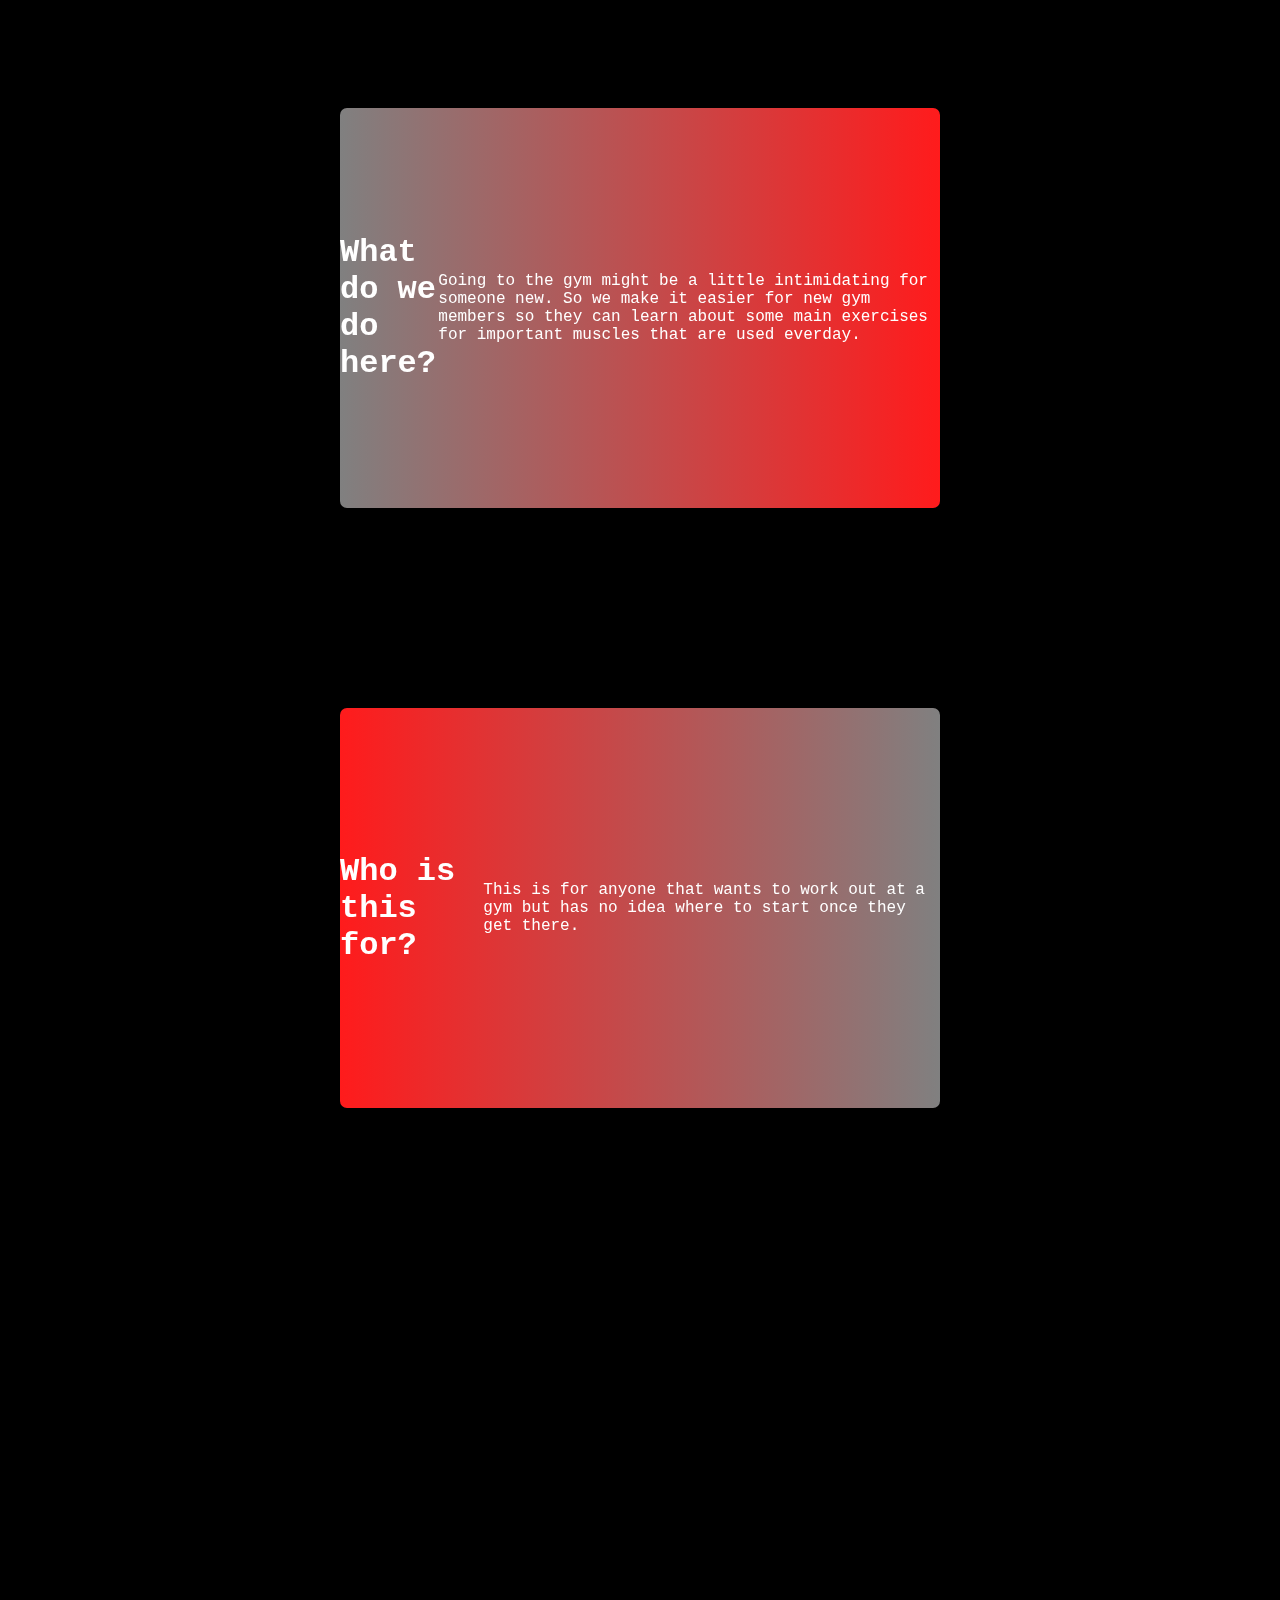
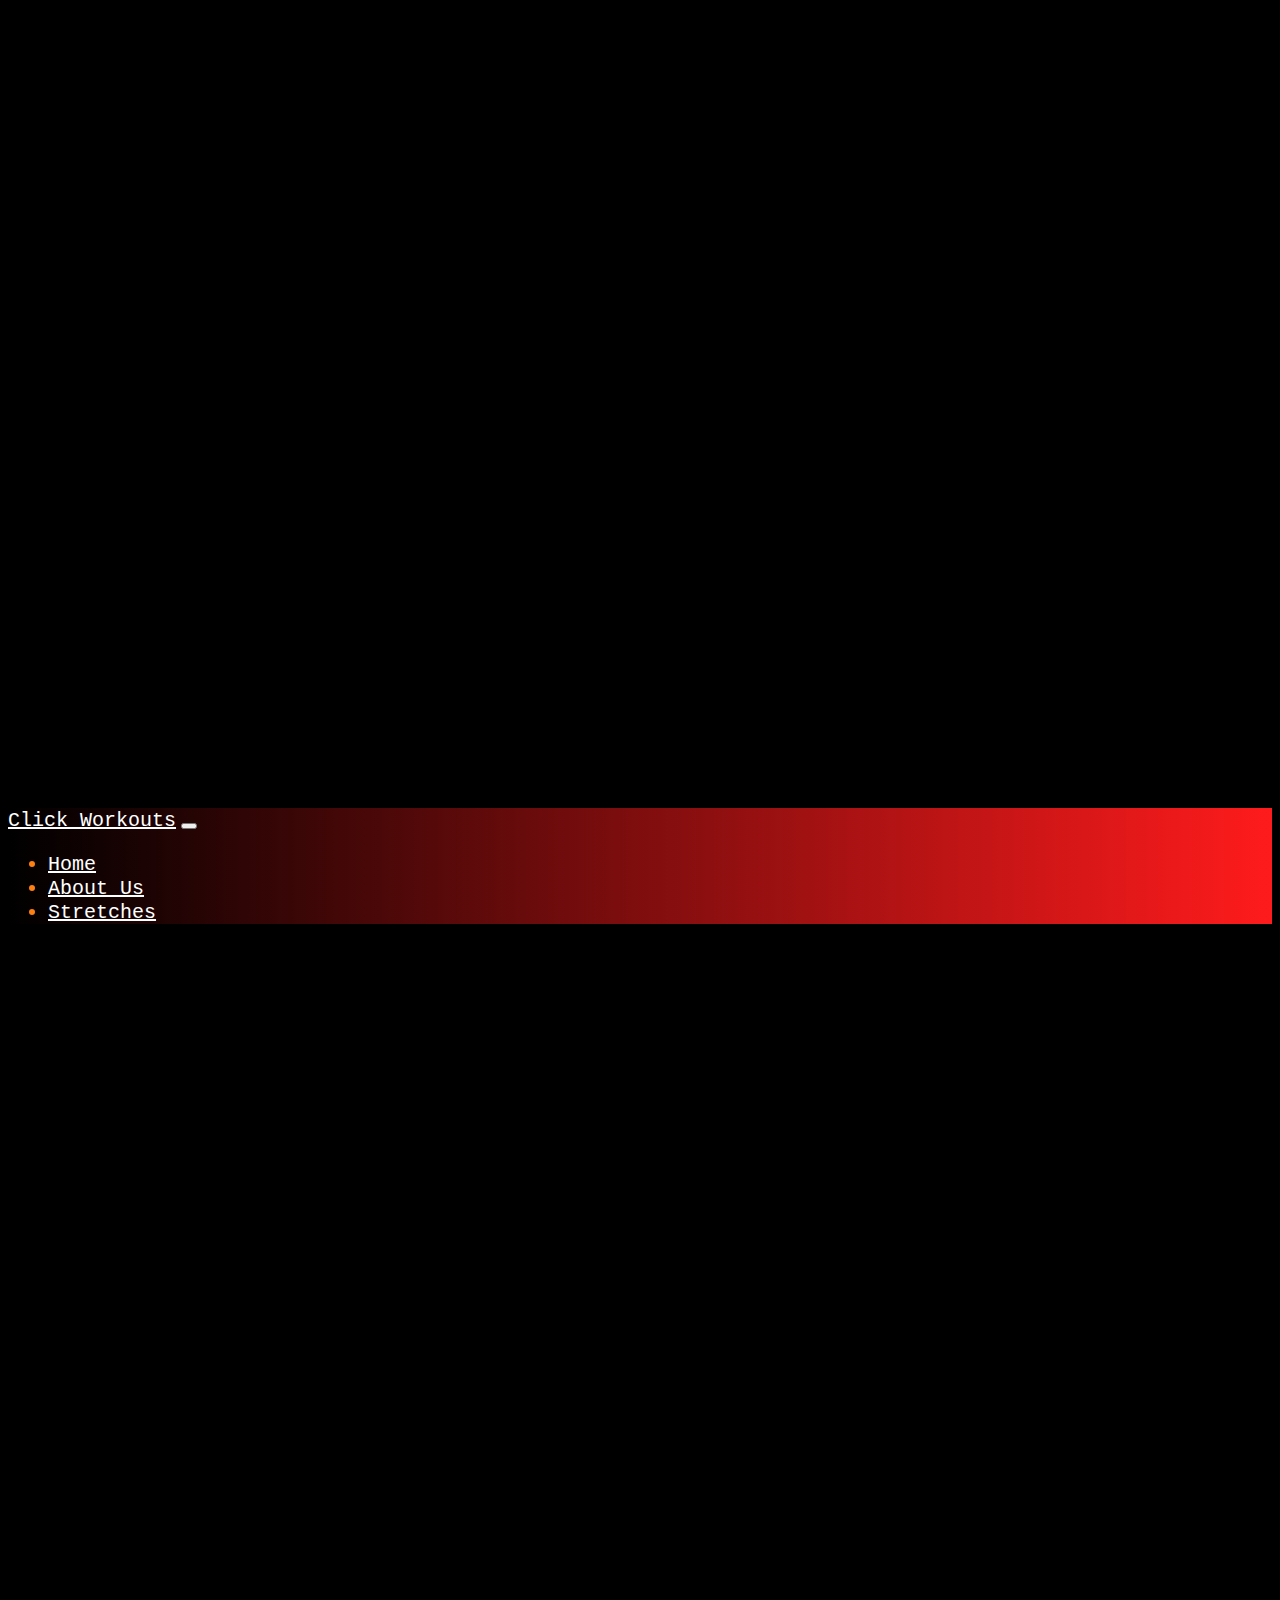
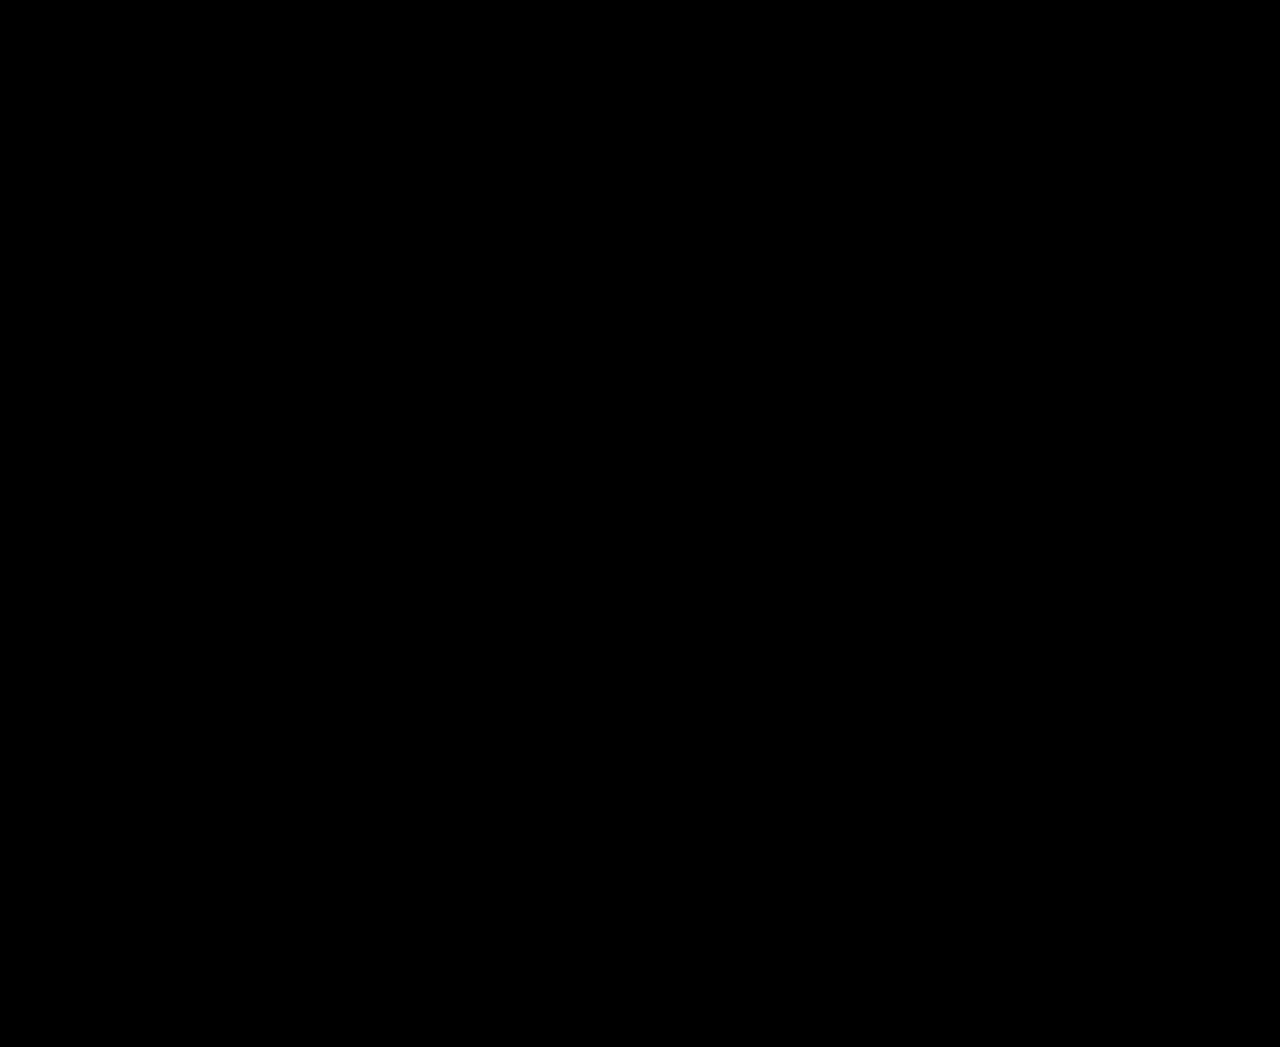
<file: index.html>
<!doctype html>
<html lang="en">
  <head>
    <!-- Required meta tags -->
    <meta charset="utf-8">
    <meta name="viewport" content="width=device-width, initial-scale=1">

    <!-- Bootstrap CSS -->
    <link href="https://cdn.jsdelivr.net/npm/bootstrap@5.0.0-beta1/dist/css/bootstrap.min.css" rel="stylesheet" integrity="sha384-giJF6kkoqNQ00vy+HMDP7azOuL0xtbfIcaT9wjKHr8RbDVddVHyTfAAsrekwKmP1" crossorigin="anonymous">
    <!-- AOS library -->
    <link href="https://unpkg.com/aos@2.3.1/dist/aos.css" rel="stylesheet">
    <link rel="stylesheet" href="styles.css">
  </head>

  <body>
      <div class="container">
        <div class="div-right row" data-aos="fade-right">
            <h1 class="text-center col-8 pt-5">What do we do here?</h1>
            <p class="text-center col-11 pb-5"> Going to the gym might be a little intimidating for someone new. So we make it easier for new gym members so they can learn about some main exercises for important muscles that are used everday. </p>
        </div>

        <div class="div-left row" data-aos="fade-left">
            <h1 class="text-center col-8 pt-5">Who is this for?</h1>
            <p class="text-center col-11 pb-5">This is for anyone that wants to work out at a gym but has no idea where to start once they get there.</p>
        </div>
        
        <div class="div-right row" data-aos="fade-right">
            <h1 class="text-center col-8 pt-5">Why use weight? </h1>
            <p class="text-center col-11 pb-5">Using your own body weight or other weight equipment. It will make you stronger and help your muscles grow bigger.</p>

        </div>
        <div class="div-left row" data-aos="fade-left">
             <h1 class="text-center col-8 pt-5">Why stretching?</h1>
             <p class="text-center col-11 pb-5"> The moment you workout muscles, the body produces lactic acid which makes the muscles fatigued and sore. Hence, it is important to stretch as stretching eliminates the lactic acid that has accumulated inside the body and also relaxes the muscles.</p>

        </div>
      </div>

      <!-- navbar -->
      <nav id="navbar" class="navbar navbar-expand-lg">
        <div class="container-fluid">
          <a class="navbar-brand" href="#">Click Workouts</a>
          <button class="navbar-toggler" type="button" data-bs-toggle="collapse" data-bs-target="#navbarSupportedContent" aria-controls="navbarSupportedContent" aria-expanded="false" aria-label="Toggle navigation">
            <span class="navbar-toggler-icon"></span>
          </button>
          <div class="collapse navbar-collapse" id="navbarSupportedContent">
            <ul class="navbar-nav me-auto mb-2 mb-lg-0">
              <li class="nav-item">
                <a class="nav-link active" aria-current="page" href="index.html">Home</a>
              </li>
              <li class="nav-item">
                <a class="nav-link active" href="index.html">About Us</a>
              </li>
              <li class="nav-item">
                <a class="nav-link active" href="stretches.html">Stretches</a>
              </li>
            </ul>
          </div>
        </div>
      </nav>
      <div class="row text-light justify-content-center">
        <div class="col-6 m-5 p-5 welcome">
          <h1 class="text-lg-center mb-5">Start Working Out With Us!</h1>
          <p class="text-lg-center learn">Have you ever been intimidated to work out at the gym because you don't really know any exercises? Well we are here to make it easier for you.
            Click on the body part you want to work on and then get a how to video.</p>
    
    
        </div>
        </div>
        <div class="container-two justify-content-center row">
            <button class="col-3 muscle" data-aos="fade-down-right" >
                <a href="legs.html">
                <h2>Legs</h2>
                <img  class="col-12 body" src="images/legs.jpg" alt="Pumped up legs" height="400" >
                </a>
            </button>

            <button class="col-3 muscle" data-aos="fade-down">
                <a href="chest.html">
                <h2>Chest</h2>
                <img  class="col-12 body" src="images/chest.jpg" alt="Pumped up Chest" height="400">
                </a>
            </button>

            <button class="col-3 muscle" data-aos="fade-down-left">
                <a href="arms.html">
                <h2>Arms</h2>
                <img  class="col-12 body" src="images/arms.jpg" alt="Pumped up Chest" height="400">
                </a>
               
            </button>
        
        </div>
        <div class="container-two justify-content-center row">
            <button class="col-3 muscle" data-aos="fade-up-right">
                <a href="back.html">
                <h2>Back</h2>
                <img  class="col-12 body" src="images/preview-1.webp" alt="Pumped up legs" height="400" >
                </a>
            </button>

            <button class="col-3 muscle" data-aos="fade-up-left">
                <a href="shoulders.html">
                <h2>Shoulders</h2>
                <img  class="col-12 body" src="images/maxresdefault.jpg" alt="Pumped up Chest" height="400">
                </a>
            </button>
        </div>
        
      
   

    <!-- Option 1: Bootstrap Bundle with Popper -->
    <script src="https://cdn.jsdelivr.net/npm/bootstrap@5.0.0-beta1/dist/js/bootstrap.bundle.min.js" integrity="sha384-ygbV9kiqUc6oa4msXn9868pTtWMgiQaeYH7/t7LECLbyPA2x65Kgf80OJFdroafW" crossorigin="anonymous"></script>
    <!-- AOS Script -->
    <script src="https://unpkg.com/aos@2.3.1/dist/aos.js"></script>
    <script>
        AOS.init({
          duration: 3000,
          once: true,
        });
      </script>
      <script>
        window.onscroll = function() {myFunction()};
      
        // Get the navbar
        var navbar = document.getElementById("navbar");
        
        // Get the offset position of the navbar
        var sticky = navbar.offsetTop;
        
        // Add the sticky class to the navbar when you reach its scroll position. Remove "sticky" when you leave the scroll position
        function myFunction() {
            if (window.pageYOffset >= sticky) {
            navbar.classList.add("sticky")
            } else {
            navbar.classList.remove("sticky");
            }
        }

      </script>


      
  </body>
</html>
</file>
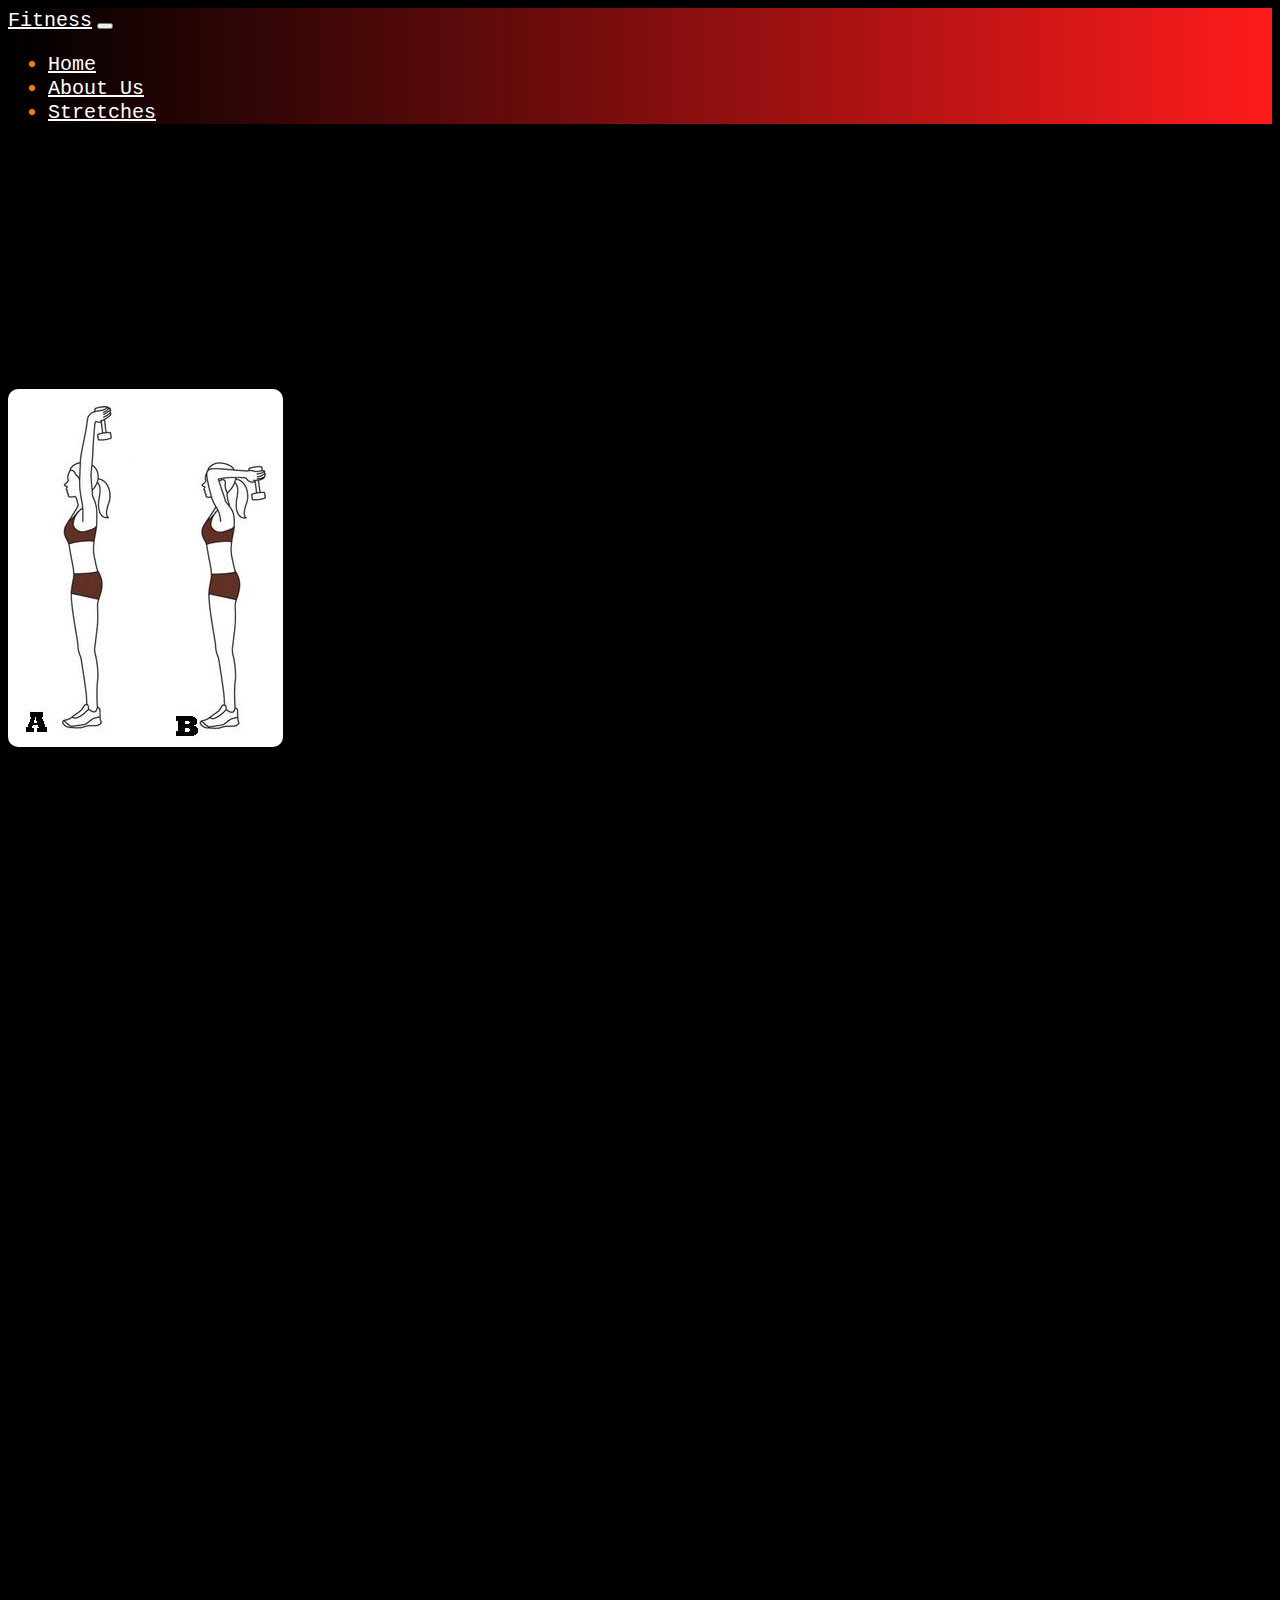
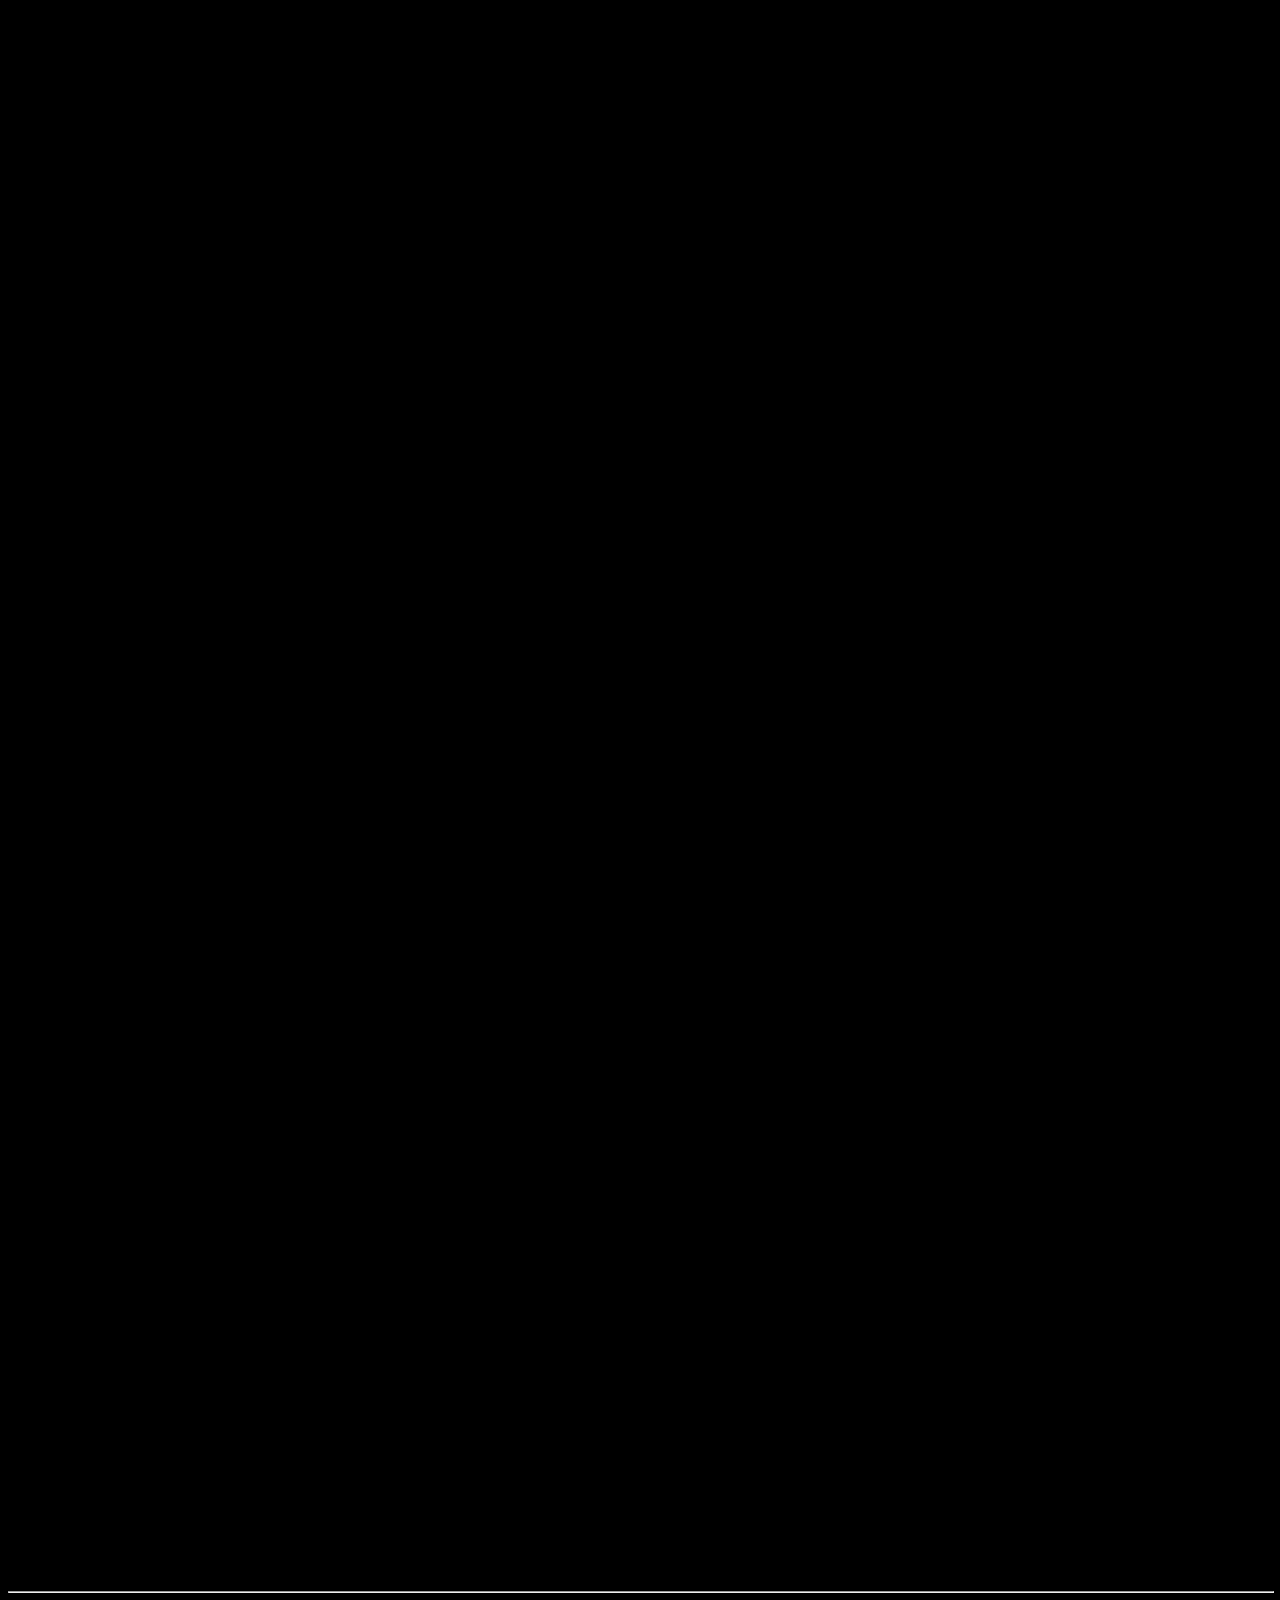
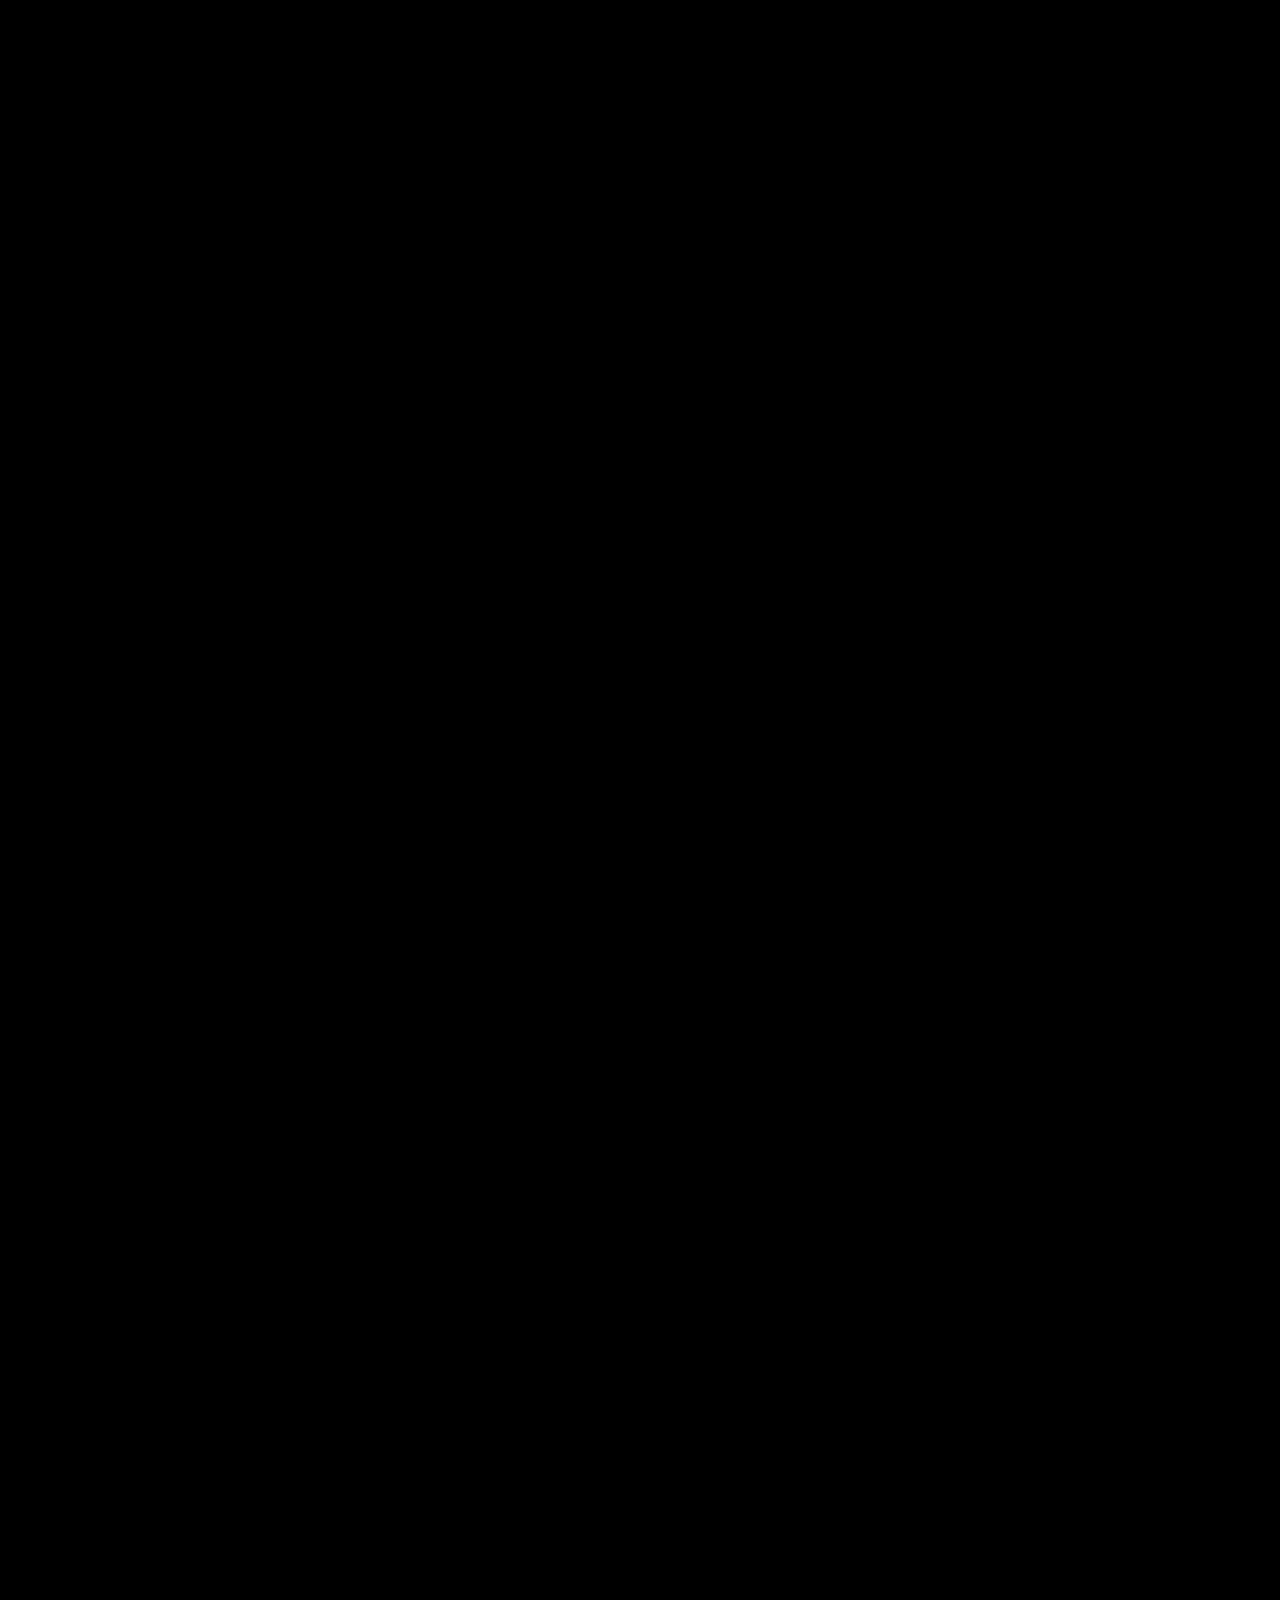
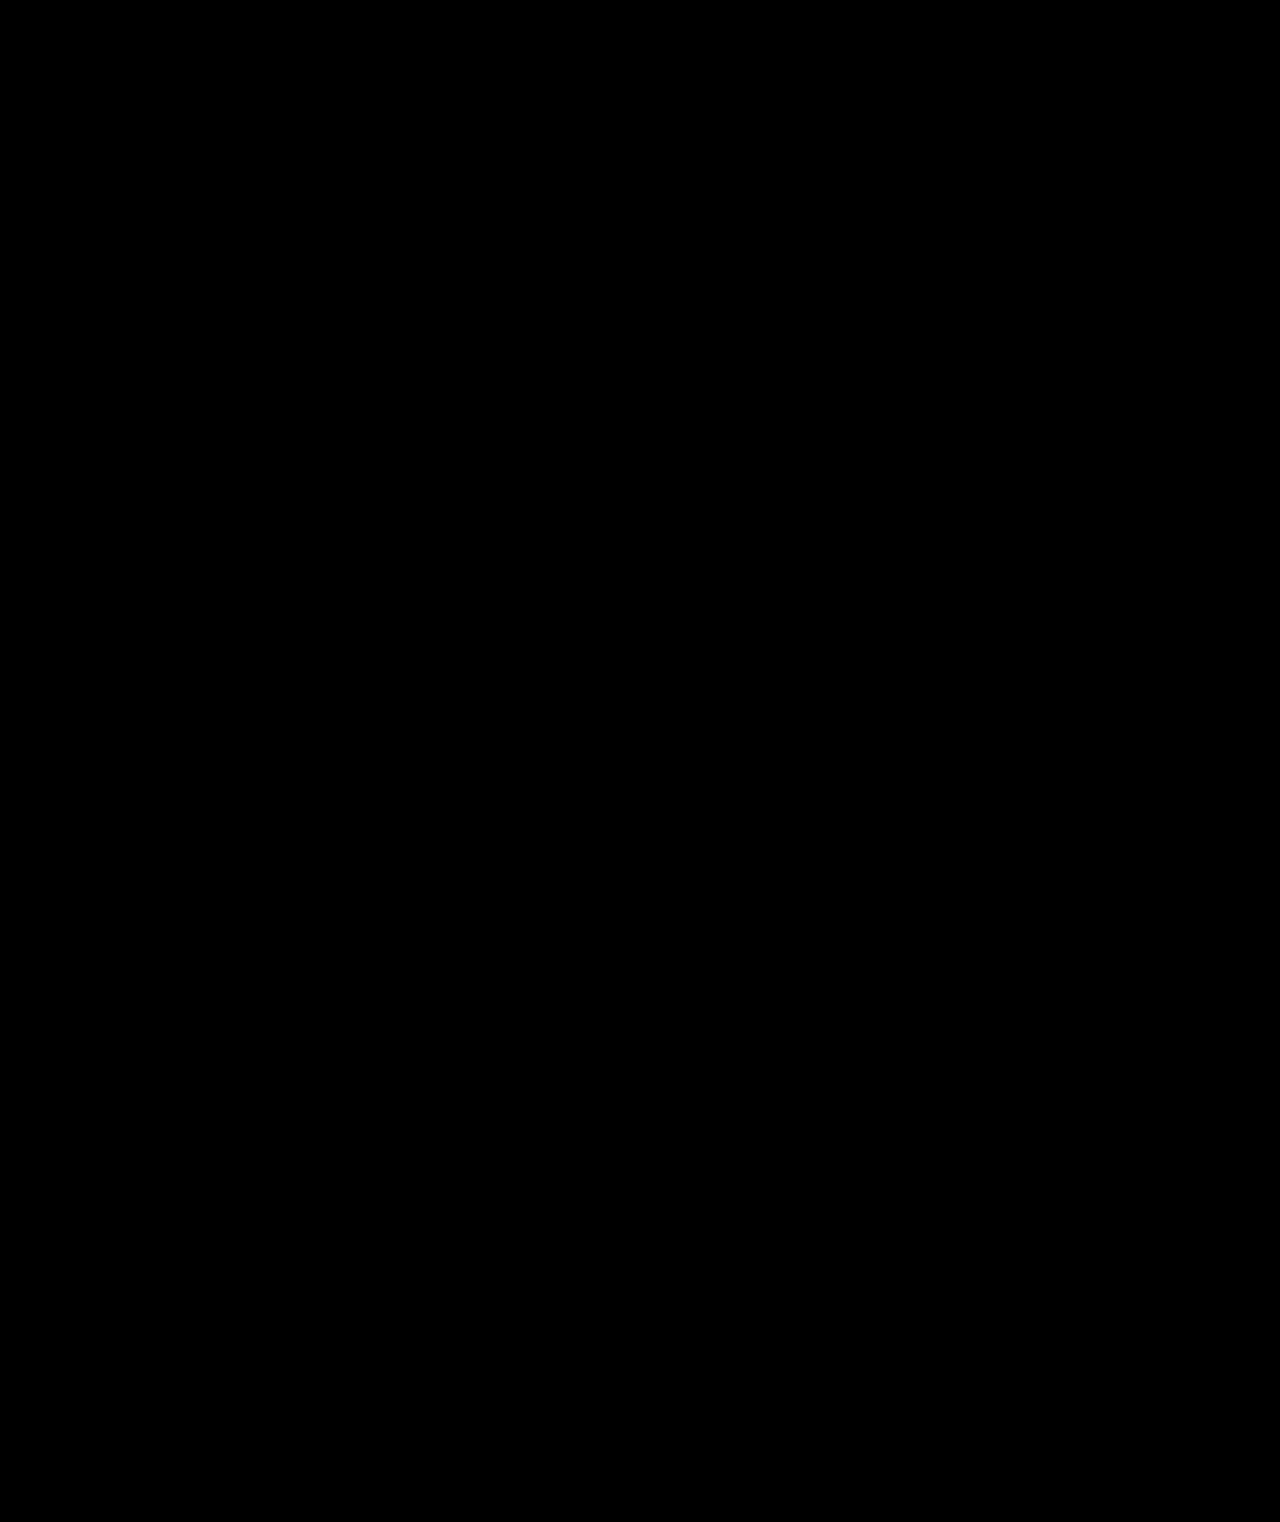
<file: arms.html>
<!doctype html>
<html lang="en">
  <head>
    <!-- Required meta tags -->
    <meta charset="utf-8">
    <meta name="viewport" content="width=device-width, initial-scale=1">

    <!-- Bootstrap CSS -->
    <link href="https://cdn.jsdelivr.net/npm/bootstrap@5.0.0-beta1/dist/css/bootstrap.min.css" rel="stylesheet" integrity="sha384-giJF6kkoqNQ00vy+HMDP7azOuL0xtbfIcaT9wjKHr8RbDVddVHyTfAAsrekwKmP1" crossorigin="anonymous">
    <!-- AOS library -->
    <link href="https://unpkg.com/aos@2.3.1/dist/aos.css" rel="stylesheet">
    <link rel="stylesheet" href="styles.css">
  </head>

  <body>
   
      <!-- navbar -->
      <nav id="navbar" class="navbar navbar-expand-lg navbar-dark bg-dark">
        <div class="container-fluid">
          <a class="navbar-brand" href="#">Fitness</a>
          <button class="navbar-toggler" type="button" data-bs-toggle="collapse" data-bs-target="#navbarSupportedContent" aria-controls="navbarSupportedContent" aria-expanded="false" aria-label="Toggle navigation">
            <span class="navbar-toggler-icon"></span>
          </button>
          <div class="collapse navbar-collapse" id="navbarSupportedContent">
            <ul class="navbar-nav me-auto mb-2 mb-lg-0">
              <li class="nav-item">
                <a class="nav-link active" aria-current="page" href="index.html">Home</a>
              </li>
              <li class="nav-item">
                <a class="nav-link active" href="#">About Us</a>
              </li>
              <li class="nav-item">
                <a class="nav-link active" href="stretches.html">Stretches</a>
              </li>
            </ul>
          </div>
        </div>
      </nav>
      <div class="row text-light justify-content-center">
        <div class="col-6 m-5 p-5 welcome">
          <h1 class="text-lg-center mb-5"> Arms</h1>
          <p class="text-lg-center learn">Your arms consist of a number of muscles. However the main muscles that are worked on would be the bicep 
              and the tricep. The tricep is the back part of the top part of your arm, while your bicep is on the front side of the top part of your arm.
              Here you will see workouts for both tricep and bicep muscles.
          </p>
    
    
        </div>
      </div>

      <!-- Single-arm Dumbbell overhead-Extension  workout -->
      <div class="row text-light about-us justify-content-md-center" id="about-us">
        <div class="col-3 m-5">
            <!-- Single-arm Dumbbell overhead-Extension how to image -->
            <img src="images/overhead-extension.jpg" class="img-fluid solid-image body" alt="Responsive image" data-aos="fade-down-right">
    
        </div>
        <div class="col-3 todo" data-aos="fade-down">
          <h2 class="text-lg-center mb-5">Single-arm Dumbbell overhead-Extension (Tricep)</h2>
          <p class="learn">How to:</p>
          <!-- Single-arm Dumbbell overhead-Extension how to steps -->
          <ol>
              <li>Step 1: Brace core and begin with feet shoulder-width apart.</li>
              <li>Step 2: Grab a dumbbell with one hand and position it behind head with elbow flexed to 90 degrees.
                The opposite hand should be placed firmly on hip.
              </li>
              <li>Step 3: Contract tricep and press dumbbell upwards until arm becomes fully extended.</li>
              <li>Step 4: Pause and return weight back to starting position.</li>
          </ol>

    
    
        </div>
        <!-- Single-arm Dumbbell overhead-Extension how to video -->
        <div class="col-3 m-5" data-aos="fade-down-left">
            <iframe width="420" height="315"
                src="https://www.youtube.com/embed/jTQWYdWLvys?start=10">
            </iframe>
        </div>
        </div>

        <!--Rope pulldowns workout-->
        <div class="row text-light about-us justify-content-md-center" id="about-us">
            <!-- rope pulldowns image -->
            <div class="col-3 m-5">
                <img src="images/rope_Pulldowns.jpg" class="img-fluid solid-image body" alt="Responsive image" data-aos="fade-right">
        
            </div>

            <div class="col-3 todo" data-aos="zoom-in">
              <h2 class="text-lg-center mb-5">Rope Pulldown (Tricep)</h2>
              <!-- step by step how to do rope pull downs -->
              <p class="learn">How to:</p>
              <ol>
                  <li>Step 1: Grab the hand attachments in an overhand grip about shoulder-width apart, with elbows locked and arms straight.</li>
                  <li>Step 2: Breathe out while pulling the cable down to your thighs in a smooth, controlled motion, arms remaining straight, hips bending slightly forward while keeping the back straight.</li>
                  <li>Step 3: Pause when the hand grips are at thigh level.</li>
                  <li>Step 4: Inhale while allowing the weights to return up to full arm extension above your head. End in a position where there is still tension on the cable before doing the next repetition.</li>
              </ol>
            </div>

            <!-- Rope pull downs how to video -->
            <div class="col-3 m-5 " data-aos="fade-left">
                <iframe width="420" height="315"
                    src= "https://www.youtube.com/embed/kiuVA0gs3EI?start=5">
                </iframe>
            </div>
        </div>

            <!--Tricep Dips workout -->
        <div class="row text-light about-us justify-content-md-center" id="about-us">
            <div class="col-3 m-5 " data-aos="fade-up-right">
                <img src="images/tridips.jpg" class="img-fluid solid-image body" alt="Responsive image">
            
            </div>
                <!-- tricep dips how to steps -->
            <div class="col-3 todo" data-aos="fade-up">
                <h2 class="text-lg-center mb-5">Dips (Tricep)</h2>
                <p class="learn">How to:</p>
                <ol>
                    <li>Step 1: Sit down on a bench, hands next to your thighs. (You can also perform a bench dip off a stair or other elevated surface; the same steps apply.)</li>
                    <li>Step 2: Walk your feet out and extend your legs, lifting your bottom off the bench and holding there with extended arms.</li>
                    <li>Step 3: Hinging at the elbow, lower your body down as far as you can go, or until your arms form a 90-degree angle.</li>
                    <li>Step 4: Push up through your palms back to start.</li>
                </ol>
        
            
            
            </div>
                <!-- tricep dips how to video -->
            <div class="col-3 m-5" data-aos="fade-up-left">
                <iframe width="420" height="315"
                    src="https://www.youtube.com/embed/0326dy_-CzM?start=5">
                </iframe>
            </div>
        </div>
            <!-- DIVIDER------------------------ -->
            <hr>
            <div class="row text-light about-us justify-content-md-center" id="about-us">
                <div class="col-3 m-5">
                    <!-- Bicep Curl how to image -->
                    <img src="images/bicepcurl.jpg" class="img-fluid solid-image body" alt="Responsive image" data-aos="fade-down-right">
            
                </div>
                <div class="col-3 todo" data-aos="fade-down">
                  <h2 class="text-lg-center mb-5">Curls (Bicep)</h2>
                  <p class="learn">How to:</p>
                  <!-- Bicep curl how to steps -->
                  <ul>
                      <li>Step 1: Start standing with a dumbbell in each hand. Your elbows should rest at your sides and your forearms should extend out in front of your body.</li>
                      <li>Step 2: Bring the dumbbells all the way up to your shoulders by bending your elbows.</li>
                      <li>Step 3: Once at the top, hold for a second by squeezing the muscle.</li>
                      <li>Step 4: Reverse the curl slowly and repeat.</li>
                  </ul>
                </div>
                <!-- Bicep Curl how to video -->
                <div class="col-3 m-5" data-aos="fade-down-left">
                    <iframe width="420" height="315"
                        src="https://www.youtube.com/embed/uO_CNYidOw0?start=7">
                    </iframe>
                </div>
                </div>
        
                <!--cable curl workout-->
                <div class="row text-light about-us justify-content-md-center" id="about-us">
                    <!-- Cable curls image -->
                    <div class="col-3 m-5">
                        <img src="images/standing-cable-curl.jpg" class="img-fluid solid-image body" alt="Responsive image" data-aos="fade-right">
                
                    </div>
        
                    <div class="col-3 todo" data-aos="zoom-in">
                      <h2 class="text-lg-center mb-5">Cable Curls (Bicep)</h2>
                      <!-- step by step how to do cable curls -->
                      <p class="learn">How to:</p>
                      <ul>
                          <li>Step 1: Stand comfortably with feet firmly placed on the floor.</li>
                          <li>Step 2: Brace the abdominal muscles, straighten the back, keep the head steady.</li>
                          <li>Step 3: Curl the cable weight upward toward the chest, breathing out.</li>
                          <li>Step 4: Hold at the top of the contraction for one second, then repeat.</li>
                      </ul>
                    </div>
        
                    <!-- cable curls how to video -->
                    <div class="col-3 m-5 " data-aos="fade-left">
                        <iframe width="420" height="315"
                            src= "https://www.youtube.com/embed/NFzTWp2qpiE?start=5">
                        </iframe>
                    </div>
                </div>
        
                    <!--Hammer Curls workout -->
                <div class="row text-light about-us justify-content-md-center" id="about-us">
                    <div class="col-3 m-5 " data-aos="fade-up-right">
                        <img src="images/hammer-curls.jpg" class="img-fluid solid-image body" alt="Responsive image">
                    
                    </div>
                        <!-- Hammer Curls how to steps -->
                    <div class="col-3 todo" data-aos="fade-up">
                        <h2 class="text-lg-center mb-5">Hammer Curls (Bicep)</h2>
                        <p class="learn">How to:</p>
                        <ul>
                            <li>Step 1: Stand up straight with a dumbbell in each hand, holding them alongside you. Your palms should face your body</li>
                            <li>Step 2: Keep your biceps stationary and start bending at your elbows, lifting both dumbbells.</li>
                            <li>Step 3: Lift until the dumbbells reach shoulder-level, but don't actually touch your shoulders.</li>
                            <li>Step 4: Repeat.</li>
                        </ul>
                
                    
                    
                    </div>
                        <!--Hammer curls how to video -->
                    <div class="col-3 m-5" data-aos="fade-up-left">
                        <iframe width="420" height="315"
                            src="https://www.youtube.com/embed/EdWCF9-ZAJI?start=17">
                        </iframe>
                    </div>
                </div>
    







      
   

    <!-- Option 1: Bootstrap Bundle with Popper -->
    <script src="https://cdn.jsdelivr.net/npm/bootstrap@5.0.0-beta1/dist/js/bootstrap.bundle.min.js" integrity="sha384-ygbV9kiqUc6oa4msXn9868pTtWMgiQaeYH7/t7LECLbyPA2x65Kgf80OJFdroafW" crossorigin="anonymous"></script>
    <!-- AOS Script -->
    <script src="https://unpkg.com/aos@2.3.1/dist/aos.js"></script>
    <script>
        AOS.init({
          duration: 3000,
          once: true,
        });
      </script>
      <script>
        window.onscroll = function() {myFunction()};
      
        // Get the navbar
        var navbar = document.getElementById("navbar");
        
        // Get the offset position of the navbar
        var sticky = navbar.offsetTop;
        
        // Add the sticky class to the navbar when you reach its scroll position. Remove "sticky" when you leave the scroll position
        function myFunction() {
            if (window.pageYOffset >= sticky) {
            navbar.classList.add("sticky")
            } else {
            navbar.classList.remove("sticky");
            }
        }

      </script>


      
  </body>
</html>
</file>
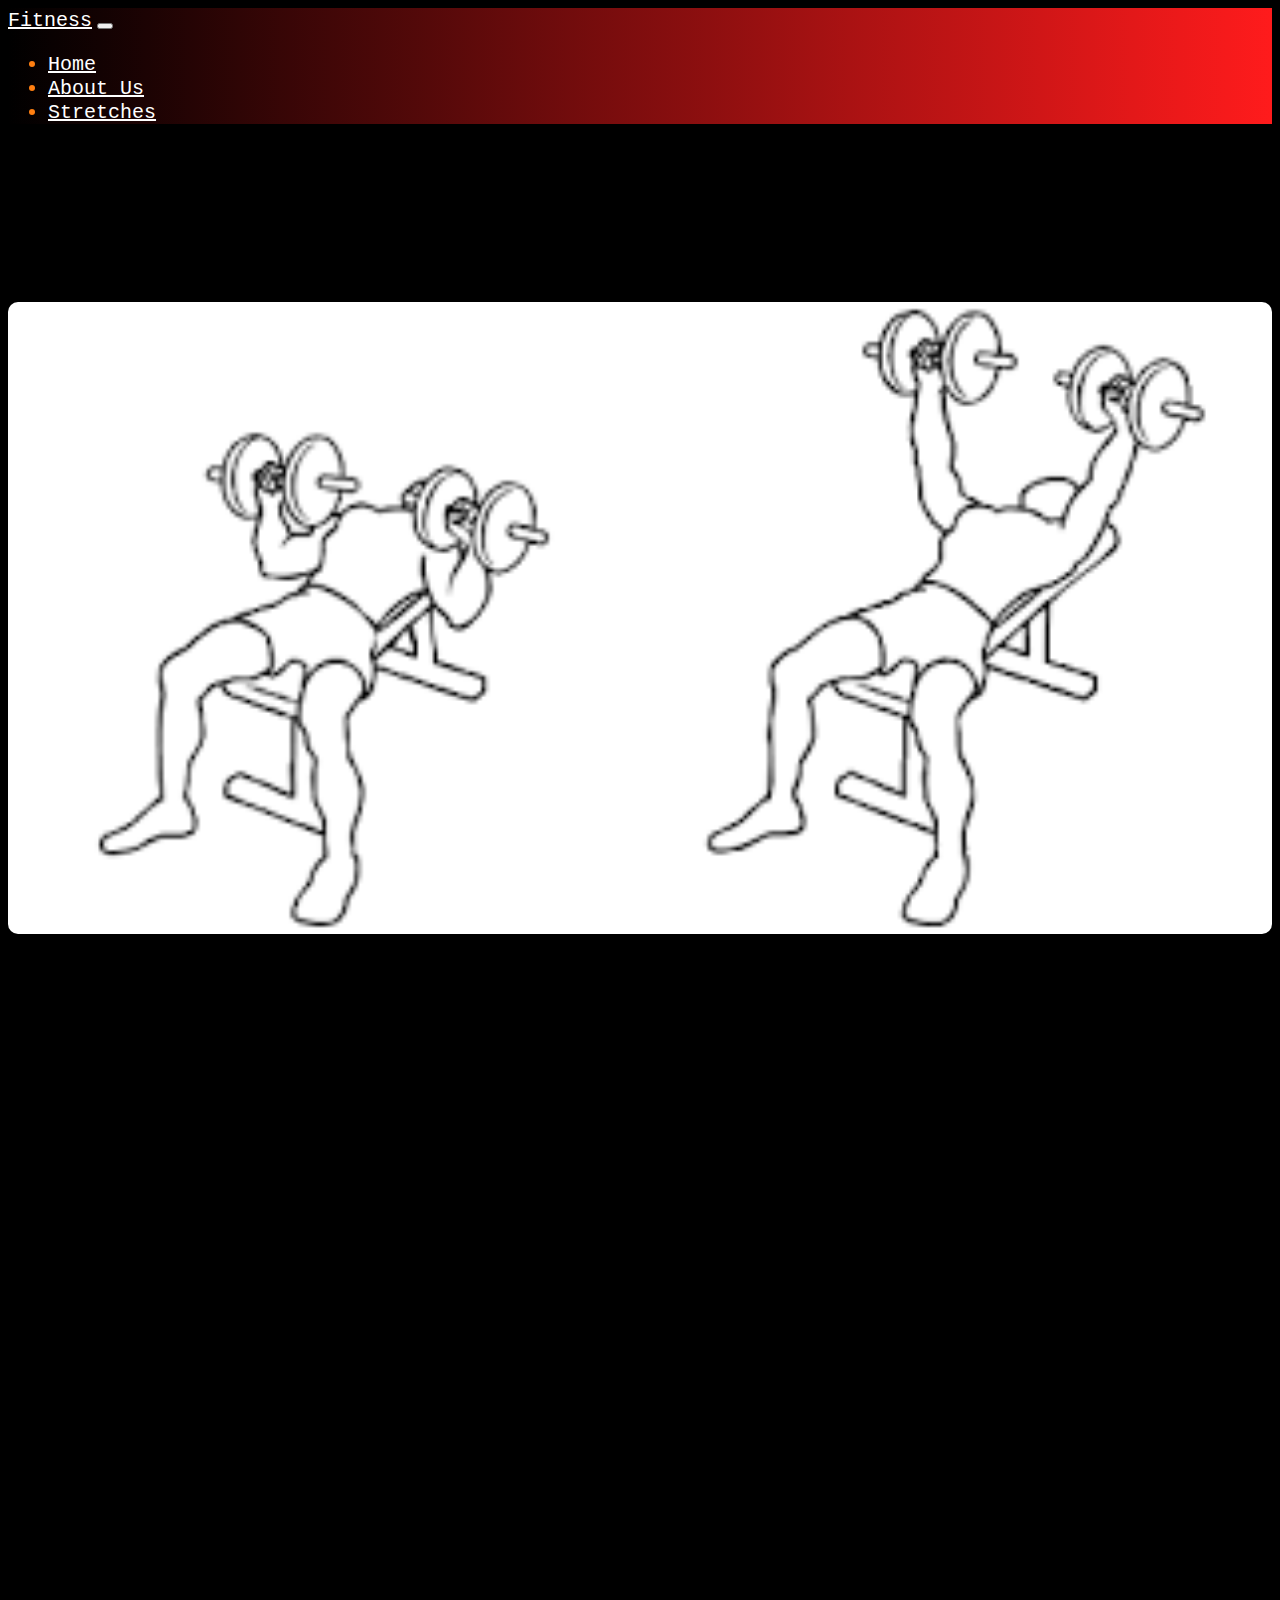
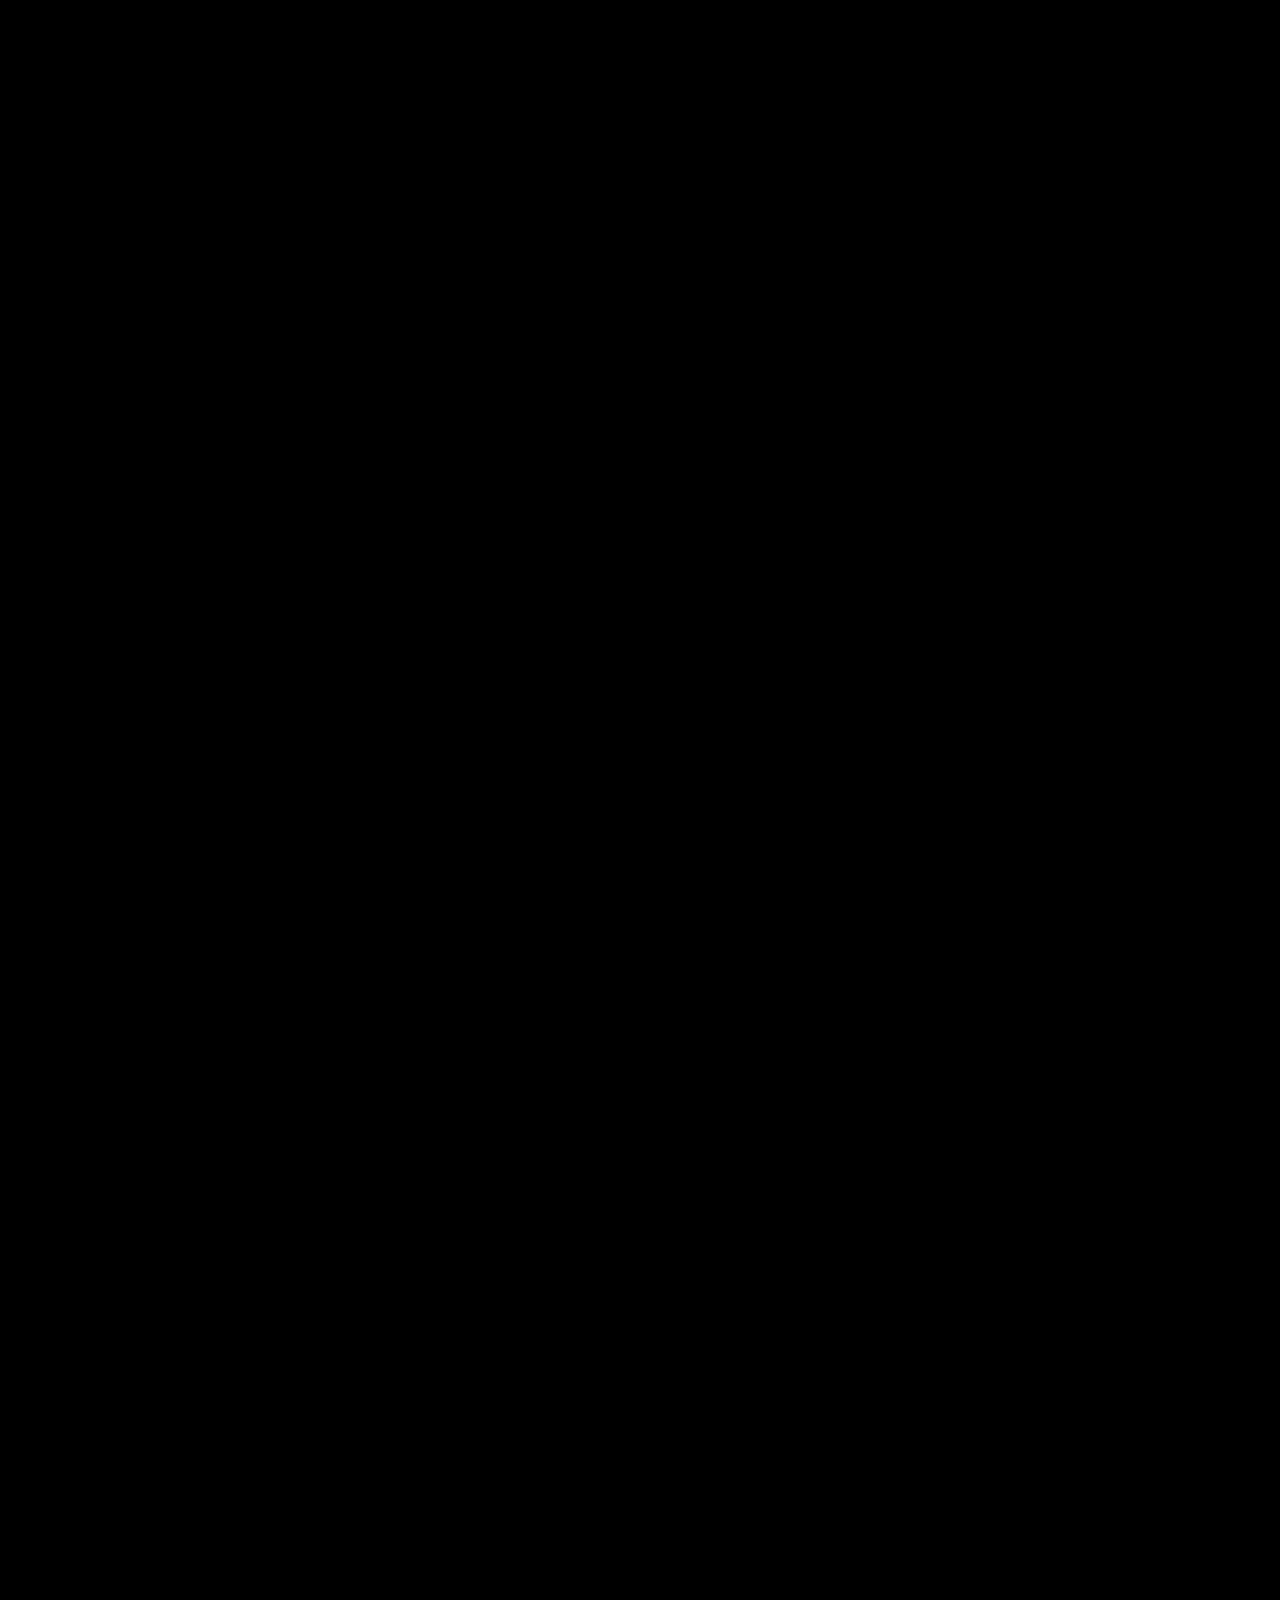
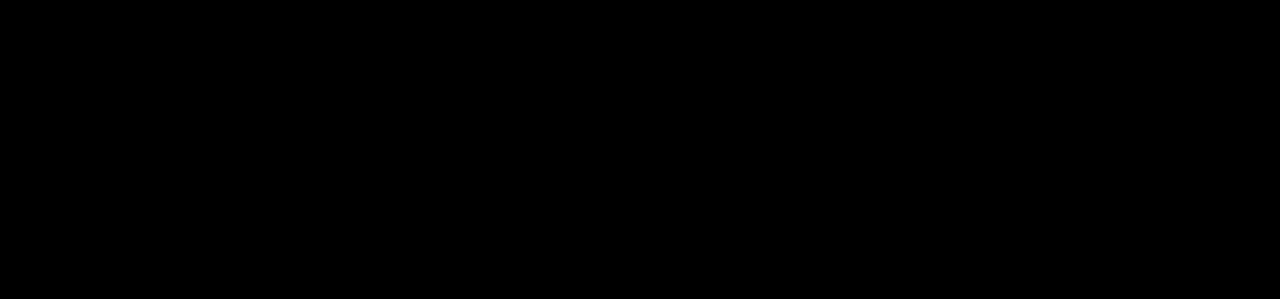
<file: chest.html>
<!doctype html>
<html lang="en">
  <head>
    <!-- Required meta tags -->
    <meta charset="utf-8">
    <meta name="viewport" content="width=device-width, initial-scale=1">

    <!-- Bootstrap CSS -->
    <link href="https://cdn.jsdelivr.net/npm/bootstrap@5.0.0-beta1/dist/css/bootstrap.min.css" rel="stylesheet" integrity="sha384-giJF6kkoqNQ00vy+HMDP7azOuL0xtbfIcaT9wjKHr8RbDVddVHyTfAAsrekwKmP1" crossorigin="anonymous">
    <!-- AOS library -->
    <link href="https://unpkg.com/aos@2.3.1/dist/aos.css" rel="stylesheet">
    <link rel="stylesheet" href="styles.css">
  </head>

  <body>
   
      <!-- navbar -->
      <nav id="navbar" class="navbar navbar-expand-lg navbar-dark bg-dark">
        <div class="container-fluid">
          <a class="navbar-brand" href="#">Fitness</a>
          <button class="navbar-toggler" type="button" data-bs-toggle="collapse" data-bs-target="#navbarSupportedContent" aria-controls="navbarSupportedContent" aria-expanded="false" aria-label="Toggle navigation">
            <span class="navbar-toggler-icon"></span>
          </button>
          <div class="collapse navbar-collapse" id="navbarSupportedContent">
            <ul class="navbar-nav me-auto mb-2 mb-lg-0">
              <li class="nav-item">
                <a class="nav-link active" aria-current="page" href="index.html">Home</a>
              </li>
              <li class="nav-item">
                <a class="nav-link active" href="#">About Us</a>
              </li>
              <li class="nav-item">
                <a class="nav-link active" href="stretches.html">Stretches</a>
              </li>
            </ul>
          </div>
        </div>
      </nav>
      <div class="row text-light justify-content-center">
        <div class="col-6 m-5 p-5 welcome">
          <h1 class="text-lg-center mb-5"> Chest</h1>
          <p class="text-lg-center learn">Your chest has 3 sections. The lower, the upper, and the middle sections.
          </p>

        </div>
      </div>

      <!-- Flat benchpress  workout -->
      <div class="row text-light about-us justify-content-md-center" id="about-us">
        <div class="col-3 m-5">
            <!-- flat bench press how to image -->
            <img src="images/flatbench.png" class="img-fluid solid-image body" alt="Responsive image" data-aos="fade-down-right" width="100%">
    
        </div>
        <div class="col-3" data-aos="fade-down">
          <h2 class="text-lg-center mb-5"><Datag>Dumbbell Flat Bench Press</Datag></h2>
          <p class="learn">How to:</p>
          <!-- flat benchpress how to steps -->
          <ul>
              <li>Step 1: Pick up the dumbbells off the floor using a neutral grip (palms facing in). Position the ends of the dumbbells in your hip crease, and sit down on the bench.</li>
              <li>Step 2: To get into position, lay back and keep the weights close to your chest. Once you are in position, take a deep breath, and press the dumbbells to lockout at the top.</li>
              <li>Step 3: Slowly lower the dumbbells under control as far as comfortably possible (the handles should be about level with your chest).</li>
              <li>Step 4: Contract the chest and push the dumbbells back up to the starting position.</li>
          </ul>

    
    
        </div>
        <!-- flat bench press how to video -->
        <div class="col-3 m-5" data-aos="fade-down-left">
            <iframe width="420" height="315"
                src="https://www.youtube.com/embed/VmB1G1K7v94?start=5">
            </iframe>
        </div>
        </div>

        <!--Incline dumbbell fly workout-->
        <div class="row text-light about-us justify-content-md-center" id="about-us">
            <!-- Incline dumbbell fly image -->
            <div class="col-3 m-5">
                <img src="images/dumbbellfly.png" class="img-fluid solid-image body" alt="Responsive image" data-aos="fade-right">
        
            </div>

            <div class="col-3" data-aos="zoom-in">
              <h2 class="text-lg-center mb-5">Incline Dumbbell Fly</h2>
              <!-- step by step how to do Incline dumbbell fly -->
              <p class="learn">How to:</p>
              <ul>
                  <li>Step 1: Adjust your bench to a 30 to 45-degree incline position.</li>
                  <li>Step 2: Sit on the bench, straddling it with your feet flat on the floor. Rest the weights on your thighs just above the knees for heavier loads or centered at the chest for lighter weights.</li>
                  <li>Step 3: Raise the dumbbells over your chest, elbows slightly bent, and palms facing each other. (envision hugging a barrel over your chest)</li>
                  <li>Step 4: Inhale and slowly lower the dumbbells in a maintained arc position until you feel a mild stretch in your chest or shoulders.</li>
              </ul>
            </div>

            <!-- Incline dumbbell fly how to video -->
            <div class="col-3 m-5 " data-aos="fade-left">
                <iframe width="420" height="315"
                    src= "https://www.youtube.com/embed/ajdFwa-qM98?start=7">
                </iframe>
            </div>
        </div>

            <!--Cable Lower Chest Raises workout -->
        <div class="row text-light about-us justify-content-md-center" id="about-us">
            <div class="col-3 m-5 " data-aos="fade-up-right">
                <img src="images/lowerchest.jpg" class="img-fluid solid-image body" alt="Responsive image">
            
            </div>
                <!-- Cable Lower Chest Raises how to steps -->
            <div class="col-3" data-aos="fade-up">
                <h2 class="text-lg-center mb-5">Cable Lower Chest Raises</h2>
                <p class="learn">How to:</p>
                <ol>
                    <li>Step 1: Start off setting up handles on a low pulley cable machine, standing in between the machines, grabbing the handles with both hands and keeping your arms at your sides.</li>
                    <li>Step 2: Slowly bring the handles together in front of your body at about waist level and squeeze your lower chest.</li>
                    <li>Step 3: Repeat.</li>
                </ol>
        
            
            
            </div>
                <!-- Cable Lower Chest Raises how to video -->
            <div class="col-3 m-5" data-aos="fade-up-left">
                <iframe width="420" height="315"
                    src="https://www.youtube.com/embed/8eOILPv5k4o?start=7">
                </iframe>
            </div>
        </div>
           
    <!-- Option 1: Bootstrap Bundle with Popper -->
    <script src="https://cdn.jsdelivr.net/npm/bootstrap@5.0.0-beta1/dist/js/bootstrap.bundle.min.js" integrity="sha384-ygbV9kiqUc6oa4msXn9868pTtWMgiQaeYH7/t7LECLbyPA2x65Kgf80OJFdroafW" crossorigin="anonymous"></script>
    <!-- AOS Script -->
    <script src="https://unpkg.com/aos@2.3.1/dist/aos.js"></script>
    <script>
        AOS.init({
          duration: 3000,
          once: true,
        });
      </script>
      <script>
        window.onscroll = function() {myFunction()};
      
        // Get the navbar
        var navbar = document.getElementById("navbar");
        
        // Get the offset position of the navbar
        var sticky = navbar.offsetTop;
        
        // Add the sticky class to the navbar when you reach its scroll position. Remove "sticky" when you leave the scroll position
        function myFunction() {
            if (window.pageYOffset >= sticky) {
            navbar.classList.add("sticky")
            } else {
            navbar.classList.remove("sticky");
            }
        }

      </script>


      
  </body>
</html>
</file>
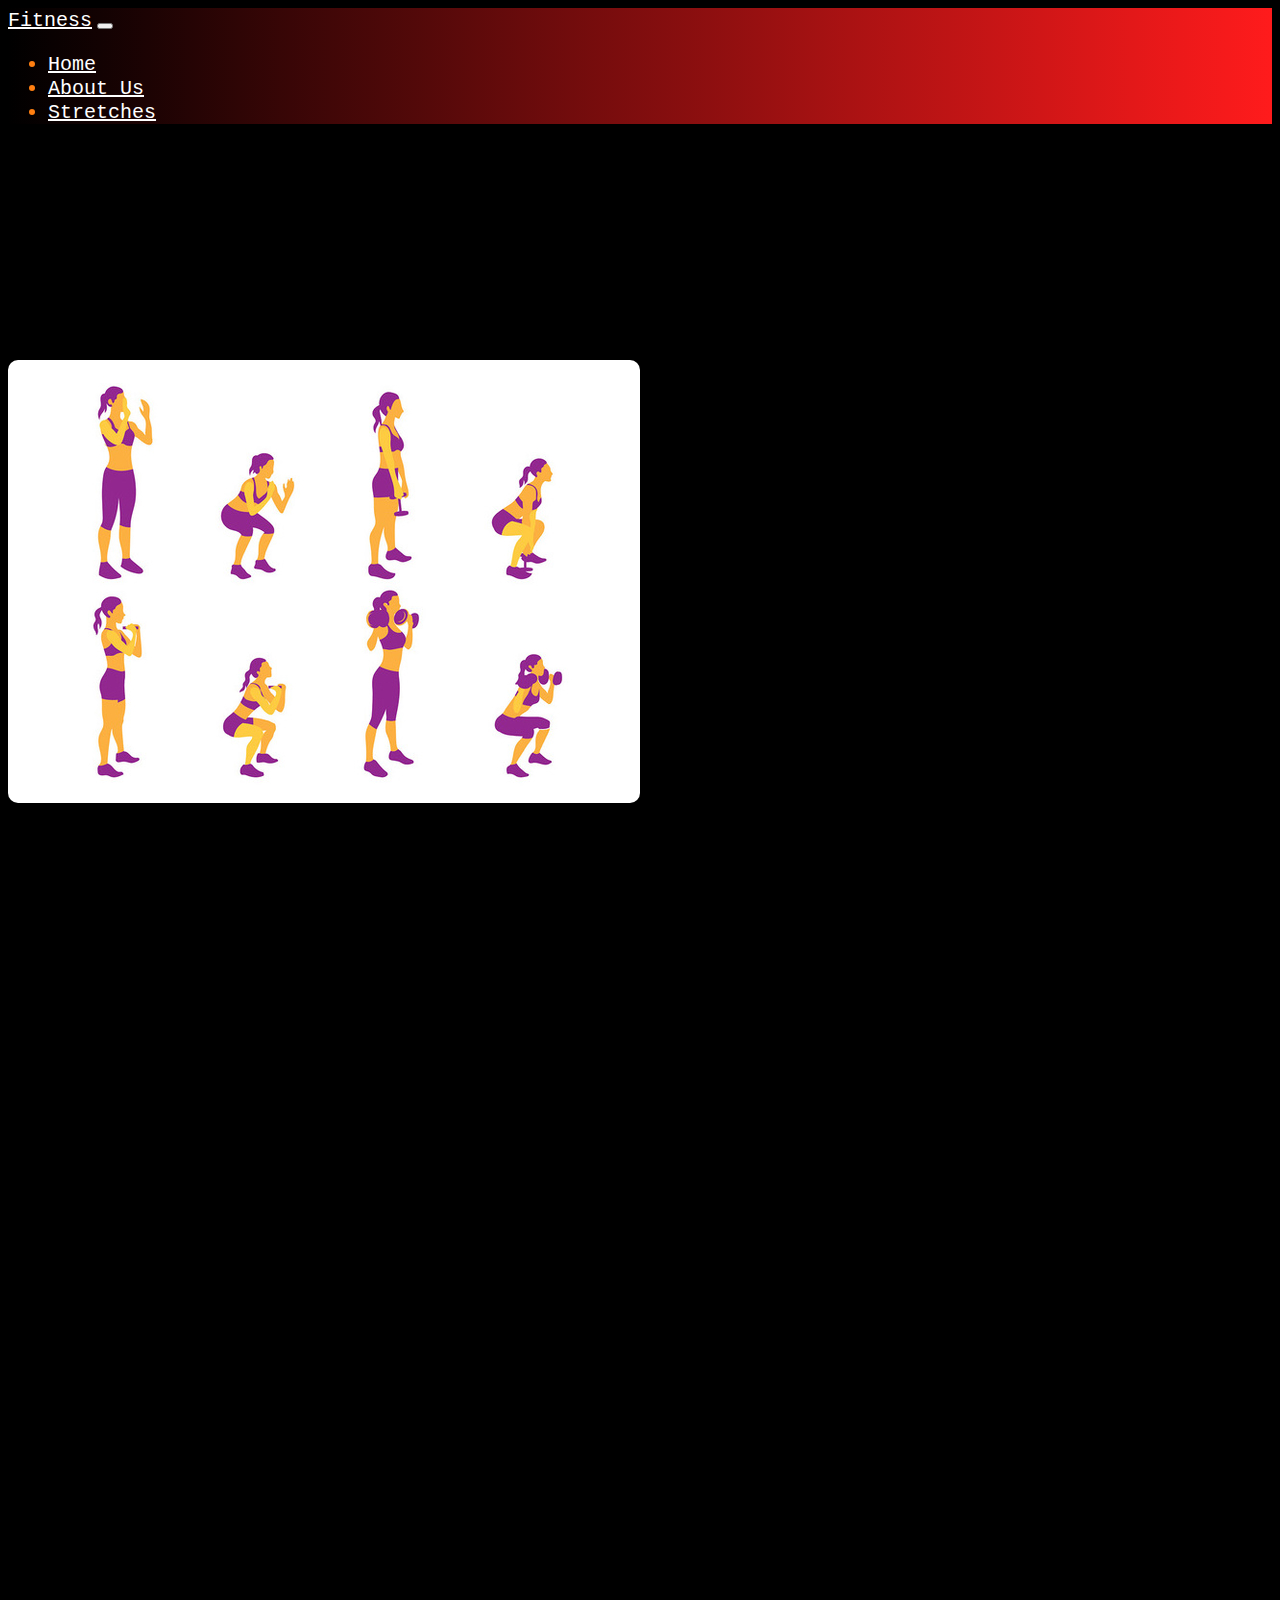
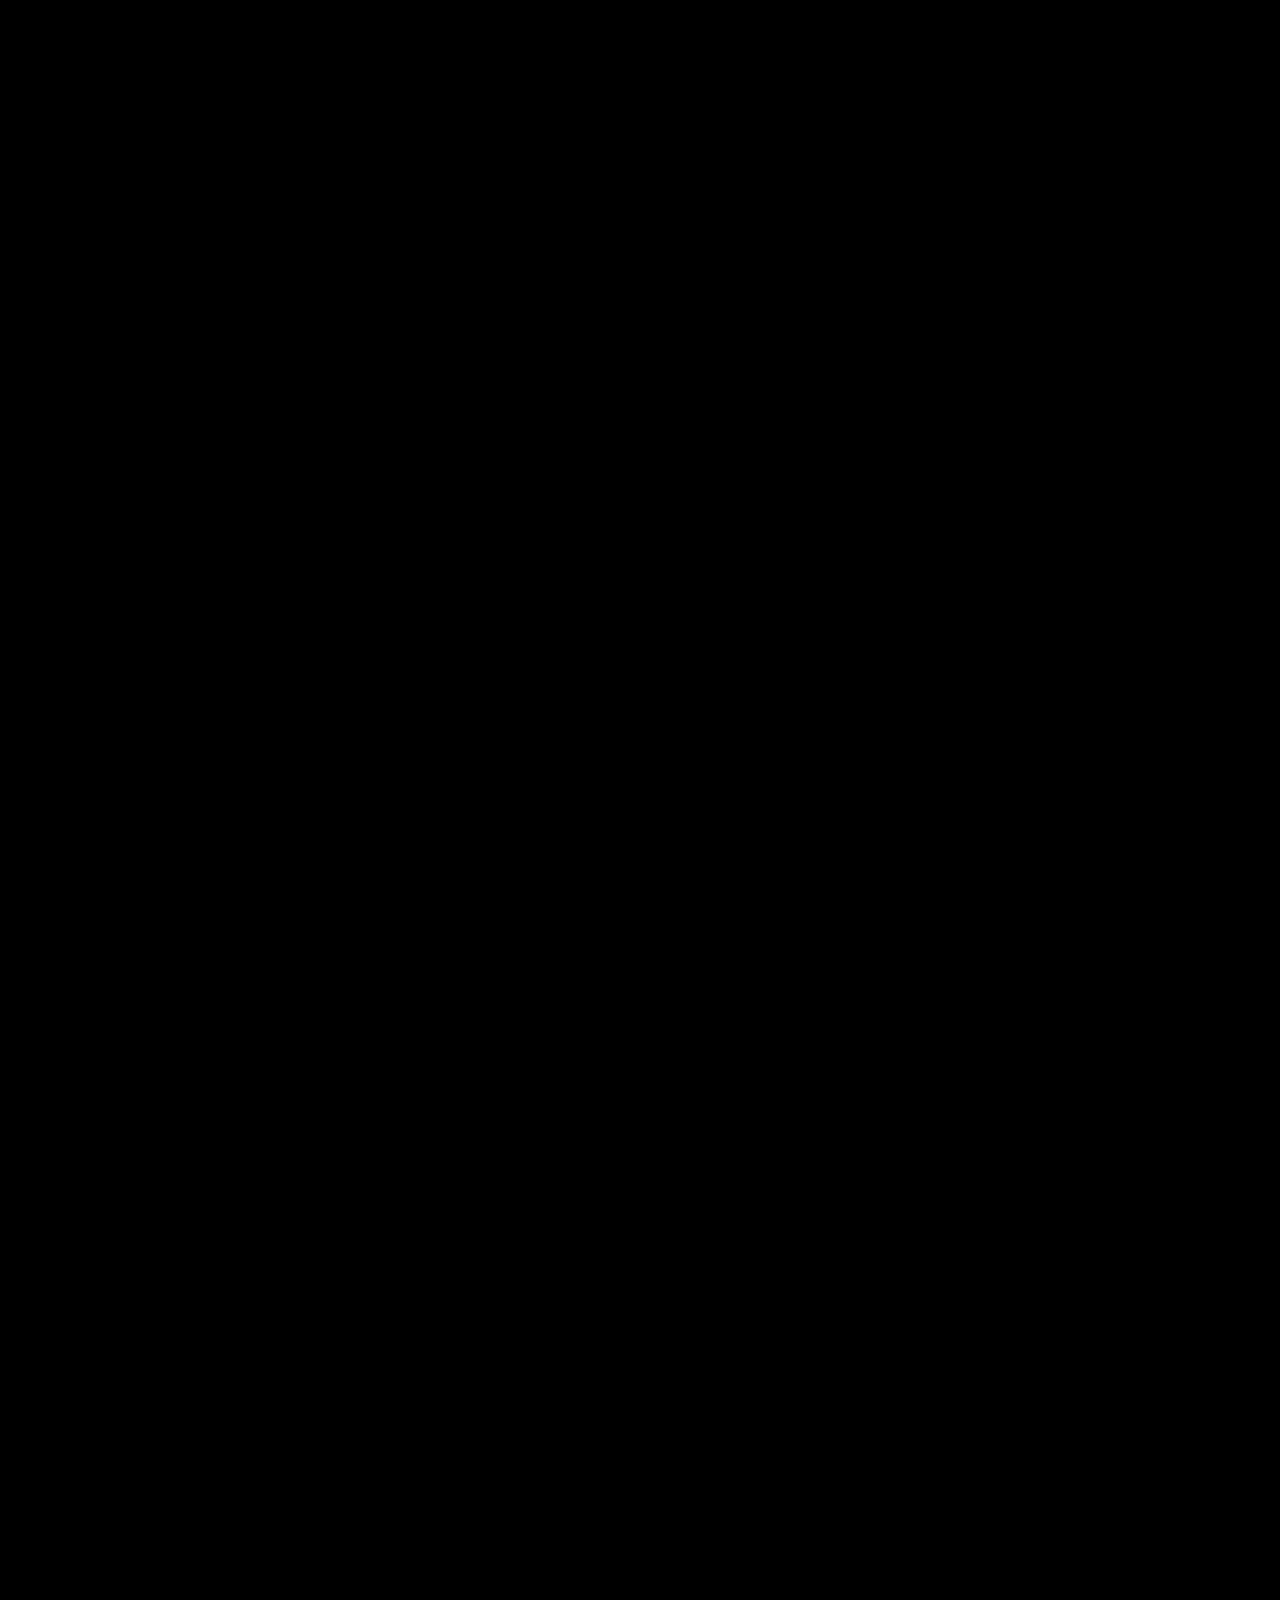
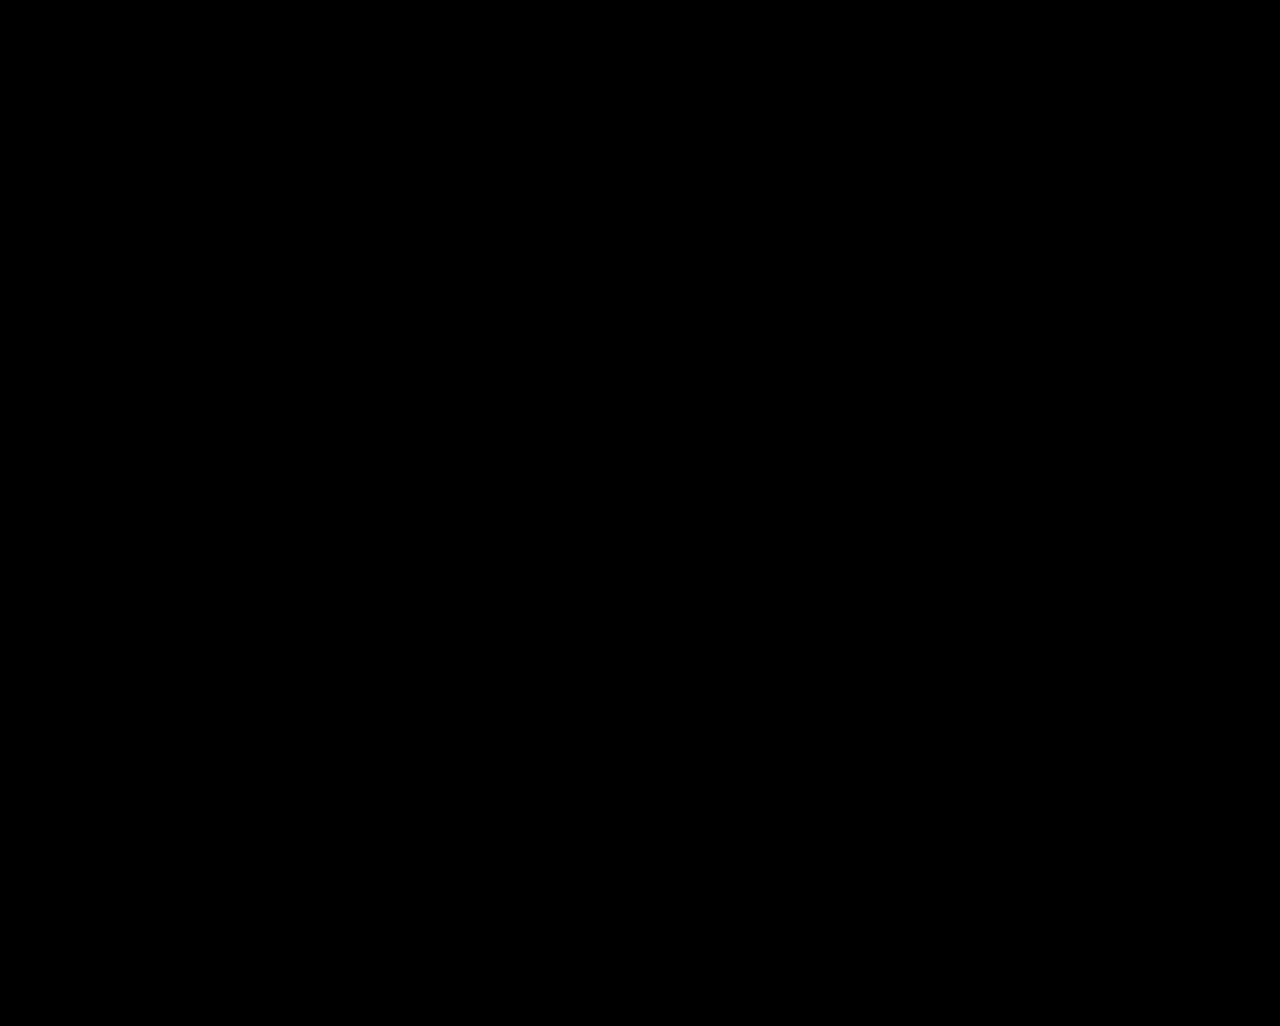
<file: legs.html>
<!doctype html>
<html lang="en">
  <head>
    <!-- Required meta tags -->
    <meta charset="utf-8">
    <meta name="viewport" content="width=device-width, initial-scale=1">

    <!-- Bootstrap CSS -->
    <link href="https://cdn.jsdelivr.net/npm/bootstrap@5.0.0-beta1/dist/css/bootstrap.min.css" rel="stylesheet" integrity="sha384-giJF6kkoqNQ00vy+HMDP7azOuL0xtbfIcaT9wjKHr8RbDVddVHyTfAAsrekwKmP1" crossorigin="anonymous">
    <!-- AOS library -->
    <link href="https://unpkg.com/aos@2.3.1/dist/aos.css" rel="stylesheet">
    <link rel="stylesheet" href="styles.css">
  </head>

  <body>
   
      <!-- navbar -->
      <nav id="navbar" class="navbar navbar-expand-lg navbar-dark bg-dark">
        <div class="container-fluid">
          <a class="navbar-brand" href="#">Fitness</a>
          <button class="navbar-toggler" type="button" data-bs-toggle="collapse" data-bs-target="#navbarSupportedContent" aria-controls="navbarSupportedContent" aria-expanded="false" aria-label="Toggle navigation">
            <span class="navbar-toggler-icon"></span>
          </button>
          <div class="collapse navbar-collapse" id="navbarSupportedContent">
            <ul class="navbar-nav me-auto mb-2 mb-lg-0">
              <li class="nav-item">
                <a class="nav-link active" aria-current="page" href="index.html">Home</a>
              </li>
              <li class="nav-item">
                <a class="nav-link active" href="#">About Us</a>
              </li>
              <li class="nav-item">
                <a class="nav-link active" href="stretches.html">Stretches</a>
              </li>
            </ul>
          </div>
        </div>
      </nav>
      <div class="row text-light justify-content-center">
        <div class="col-6 m-5 p-5 welcome">
          <h1 class="text-lg-center mb-5">  LEGS</h1>
          <p class="text-lg-center learn">Have you ever been intimidated to work out at the gym because you don't really know any exercises? Well we are here to make it easier for you.
            You can easily click on the body part you want to work on and then get a how to video.</p>
    
    
        </div>
      </div>

      <!-- squat workout -->
      <div class="row text-light about-us justify-content-md-center" id="about-us">
        <div class="col-3 m-5">
            <!-- Squat how to image -->
            <img src="images/real_squat.jpg" class="img-fluid solid-image body" alt="Responsive image" data-aos="fade-down-right">
    
        </div>
        <div class="col-3 todo" data-aos="fade-down">
          <h2 class="text-lg-center mb-5">The Squat</h2>
          <p class="learn">How to:</p>
          <!-- squat how to steps -->
          <ul>
              <li>Step 1: Stand straight with feet hip-width apart.</li>
              <li>Step 2: Tighten your stomach muscles</li>
              <li>Step 3: Lower down, as if sitting in an invisible chair</li>
              <li>Step 4: Straighten your legs to lift back up</li>
          </ul>

    
    
        </div>
        <!-- squat how to video -->
        <div class="col-3 m-5" data-aos="fade-down-left">
            <iframe width="420" height="315"
                src= "https://www.youtube.com/embed/ax3eO8xBZVU">
            </iframe>
        </div>
        </div>

        <!--lunges workout-->
        <div class="row text-light about-us justify-content-md-center" id="about-us">
            <!-- lunges image -->
            <div class="col-3 m-5">
                <img src="images/lunge.png" class="img-fluid solid-image body" alt="Responsive image" data-aos="fade-right">
        
            </div>
            <div class="col-3 todo" data-aos="zoom-in">
              <h2 class="text-lg-center mb-5">The Lunge</h2>
              <!-- step by step how to do lunges -->
              <p class="learn">How to:</p>
              <ul>
                  <li>Step 1: Start by standing up tall.</li>
                  <li>Step 2: Step forward with one foot until your leg reaches a 90-degree angle.</li>
                  <li>Step 3: Lift your front lunging leg to return to the starting position.</li>
                  <li>Step 4: Repeat 10 to 12 reps on one leg, or switch off between legs until you've totaled 10 to 12 reps per leg.</li>
              </ul>
    
         
        
            </div>
            <!-- lunges how to video -->
            <div class="col-3 m-5 " data-aos="fade-left">
                <iframe width="420" height="315"
                    src= "https://www.youtube.com/embed/wrwwXE_x-pQ?controls=0&amp;start=20">
                </iframe>
            </div>
            </div>

            <!-- calf raises workout -->
            <div class="row text-light about-us justify-content-md-center" id="about-us">
                <div class="col-3 m-5 " data-aos="fade-up-right">
                    <img src="images/calf-raises.jpg" class="img-fluid solid-image body" alt="Responsive image">
            
                </div>
                <!-- calf rasies how to steps -->
                <div class="col-3 todo" data-aos="fade-up">
                  <h2 class="text-lg-center mb-5">Calf Raises</h2>
                  <p class="learn">How to:</p>
                  <ul>
                      <li>Step 1: Stand on the edge of a step. Or, if you have a step-aerobics platform, place two sets of risers underneath the platform.</li>
                      <li>Step 2: Stand tall with your abdominals pulled in, the balls of your feet firmly planted on the step, and your heels hanging over the edge.</li>
                      <li>Step 3: Raise your heels a few inches above the edge of the step so that you’re on your tiptoes.</li>
                      <li>Step 4: Hold the position for a moment, and then lower your heels below the platform, feeling a stretch in your calf muscles.</li>
                  </ul>
        
            
            
                </div>
                <!-- calf raises how to video -->
                <div class="col-3 m-5" data-aos="fade-up-left">
                    <iframe width="420" height="315"
                        src="https://www.youtube.com/embed/GDK7Jd8Q2ak?start=4">
                    </iframe>
                </div>
                </div>
    







      
   

    <!-- Option 1: Bootstrap Bundle with Popper -->
    <script src="https://cdn.jsdelivr.net/npm/bootstrap@5.0.0-beta1/dist/js/bootstrap.bundle.min.js" integrity="sha384-ygbV9kiqUc6oa4msXn9868pTtWMgiQaeYH7/t7LECLbyPA2x65Kgf80OJFdroafW" crossorigin="anonymous"></script>
    <!-- AOS Script -->
    <script src="https://unpkg.com/aos@2.3.1/dist/aos.js"></script>
    <script>
        AOS.init({
          duration: 3000,
          once: true,
        });
      </script>
      <script>
        window.onscroll = function() {myFunction()};
      
        // Get the navbar
        var navbar = document.getElementById("navbar");
        
        // Get the offset position of the navbar
        var sticky = navbar.offsetTop;
        
        // Add the sticky class to the navbar when you reach its scroll position. Remove "sticky" when you leave the scroll position
        function myFunction() {
            if (window.pageYOffset >= sticky) {
            navbar.classList.add("sticky")
            } else {
            navbar.classList.remove("sticky");
            }
        }

      </script>


      
  </body>
</html>
</file>
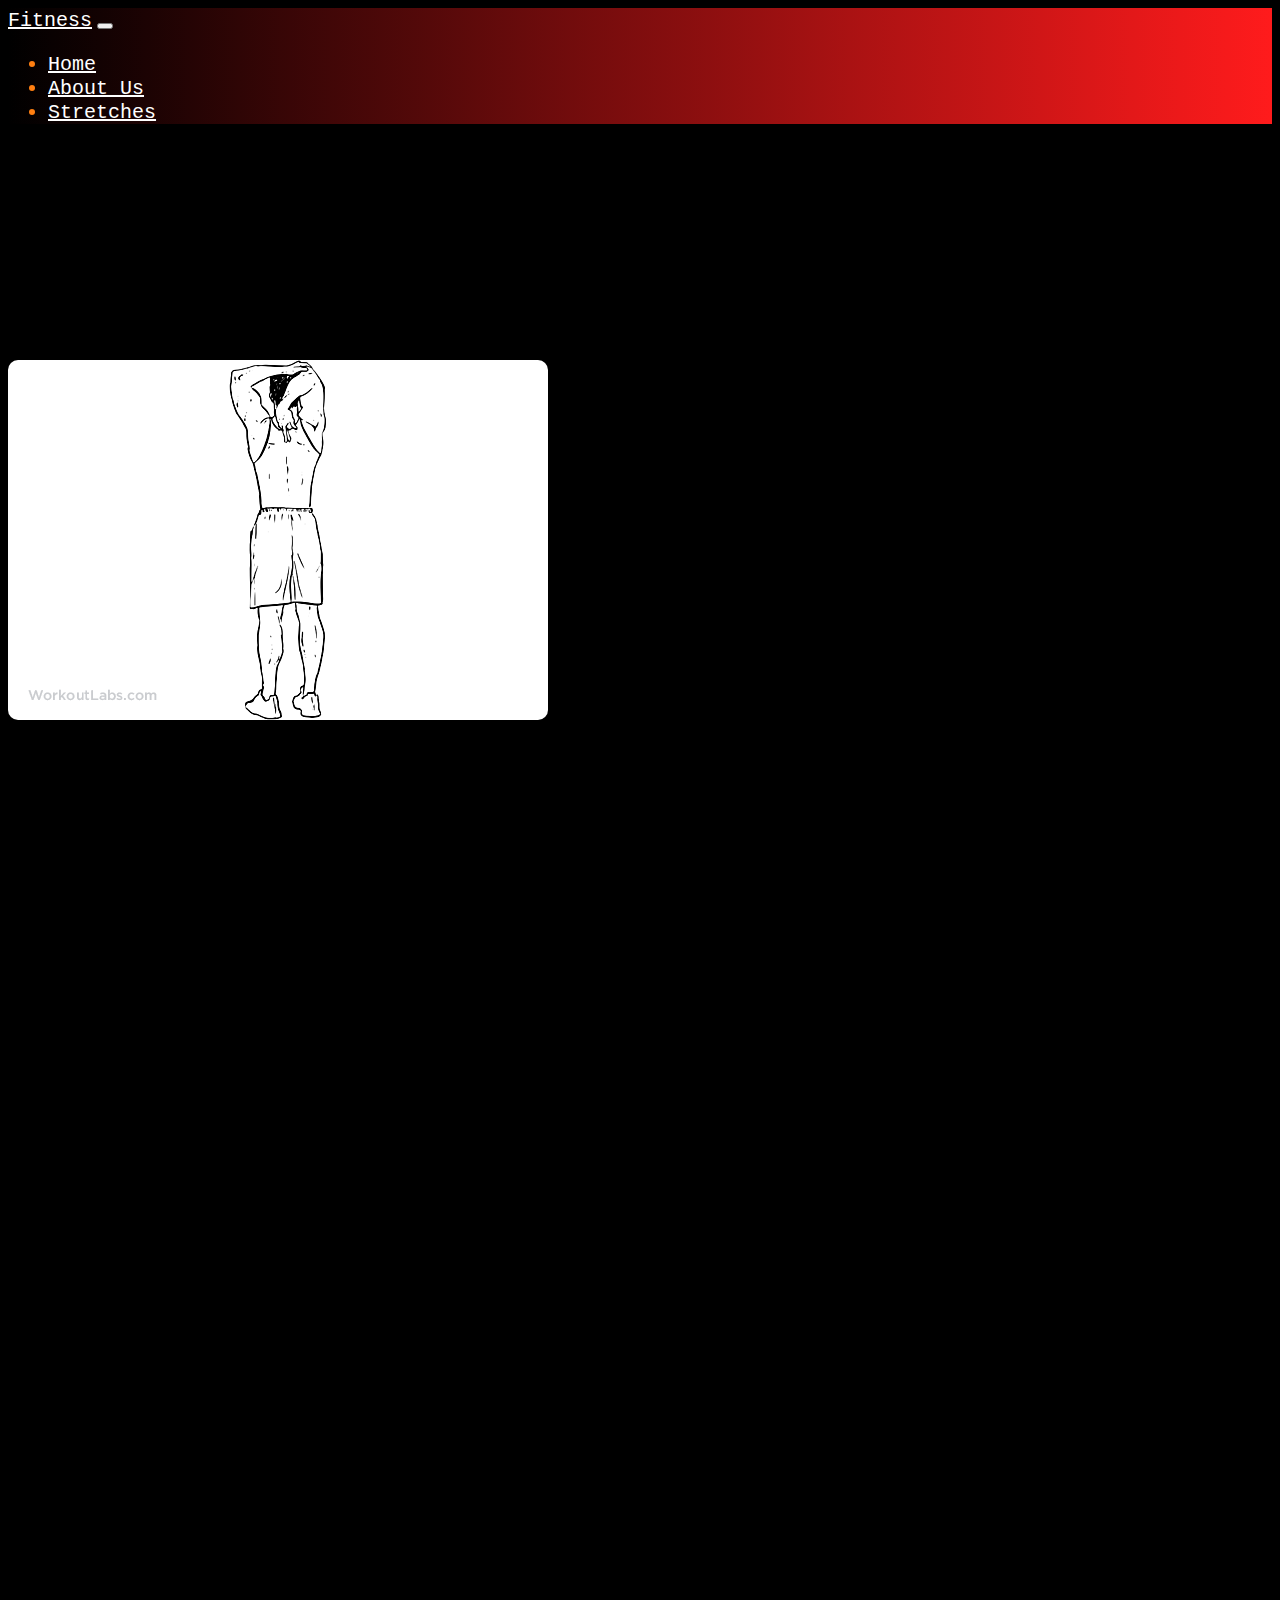
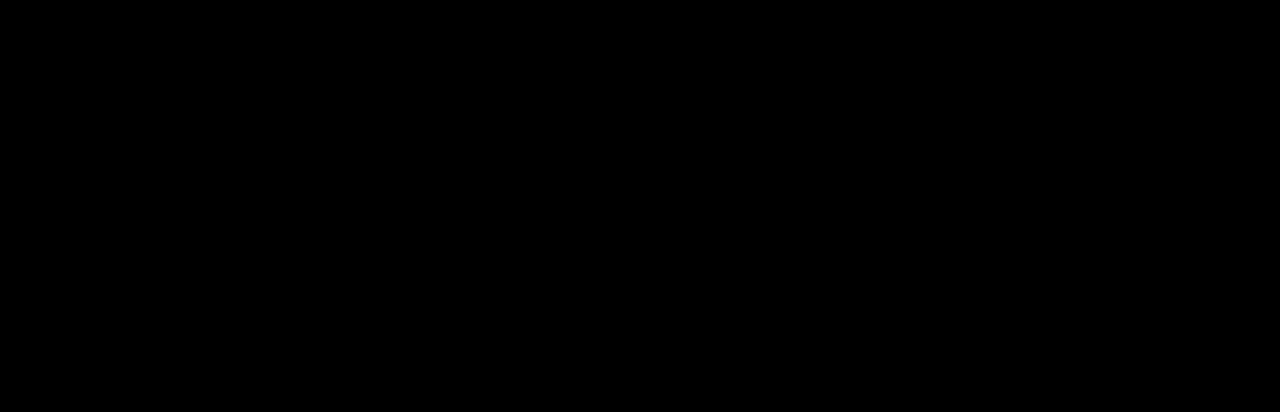
<file: stretches.html>
<!doctype html>
<html lang="en">
  <head>
    <!-- Required meta tags -->
    <meta charset="utf-8">
    <meta name="viewport" content="width=device-width, initial-scale=1">

    <!-- Bootstrap CSS -->
    <link href="https://cdn.jsdelivr.net/npm/bootstrap@5.0.0-beta1/dist/css/bootstrap.min.css" rel="stylesheet" integrity="sha384-giJF6kkoqNQ00vy+HMDP7azOuL0xtbfIcaT9wjKHr8RbDVddVHyTfAAsrekwKmP1" crossorigin="anonymous">
    <!-- AOS library -->
    <link href="https://unpkg.com/aos@2.3.1/dist/aos.css" rel="stylesheet">
    <link rel="stylesheet" href="styles.css">
  </head>

  <body>
   
      <!-- navbar -->
      <nav id="navbar" class="navbar navbar-expand-lg navbar-dark bg-dark">
        <div class="container-fluid">
          <a class="navbar-brand" href="#">Fitness</a>
          <button class="navbar-toggler" type="button" data-bs-toggle="collapse" data-bs-target="#navbarSupportedContent" aria-controls="navbarSupportedContent" aria-expanded="false" aria-label="Toggle navigation">
            <span class="navbar-toggler-icon"></span>
          </button>
          <div class="collapse navbar-collapse" id="navbarSupportedContent">
            <ul class="navbar-nav me-auto mb-2 mb-lg-0">
              <li class="nav-item">
                <a class="nav-link active" aria-current="page" href="index.html">Home</a>
              </li>
              <li class="nav-item">
                <a class="nav-link active" href="#">About Us</a>
              </li>
              <li class="nav-item">
                <a class="nav-link active" href="stretches.html">Stretches</a>
              </li>
            </ul>
          </div>
        </div>
      </nav>
      <div class="row text-light justify-content-center">
        <div class="col-6 m-5 p-5 welcome">
          <h1 class="text-lg-center mb-5">  Stretching</h1>
          <p class="text-lg-center learn">Stretching is very important. Especially if you're lifting weights everday. Stretching your muscles is a great way to
              prevent injury and get more felxible as well.</p>
        </div>
      </div>
      <div class="row text-light about-us justify-content-md-center" id="about-us">
        <div class="col-3 m-5">
            <!-- overhead triceps and shoulder stretch how to image -->
            <img src="images/Overhead_Triceps_Stretch_M_WorkoutLabs.png" class="img-fluid solid-image body" alt="Responsive image" data-aos="fade-down-right">
    
        </div>
        <div class="col-3 todo" data-aos="fade-down">
          <h2 class="text-lg-center mb-5">Overhead Triceps and Shoulder Stretch</h2>
          <p class="learn">How to:</p>
          <!-- overhead triceps and shoulder stretch how to steps -->
          <ul>
              <li>Step 1: Reach your right arm to the ceiling keeping your shoulder down (away from your ears).</li>
              <li>Step 2: Bending at the elbow, let your right hand drop to the middle of your back, palm facing your back.</li>
              <li>Step 3: Reach your left hand to the ceiling and place your fingers on your right arm, just above the elbow, applying light pressure to deepen the stretch.</li>
              <li>Step 4: Hold the stretch position for 15-30 seconds.</li>
          </ul>

    
    
        </div>
        <!-- overhead triceps and shoulder stretch how to video -->
        <div class="col-3 m-5" data-aos="fade-down-left">
            <iframe width="420" height="315"
                src= "https://www.youtube.com/embed/nbHOmIYMazk">
            </iframe>
        </div>


        <div class="col-3 m-5">
            <!-- overhead triceps and shoulder stretch how to image -->
            <img src="images/wrist-flexor.jpg" class="img-fluid solid-image body" alt="Responsive image" data-aos="fade-down-right">
    
        </div>
        <div class="col-3 todo" data-aos="fade-down">
          <h2 class="text-lg-center mb-5">Wrist Extention Stretch</h2>
          <p class="learn">How to:</p>
          <!-- overhead triceps and shoulder stretch how to steps -->
          <ul>
              <li>Step 1: Extend the arm with the affected wrist in front of you and point your fingers toward the floor.</li>
              <li>Step 2: With your other hand, gently bend your wrist farther until you feel a mild to moderate stretch in your forearm.</li>
              <li>Step 3: Hold the stretch for at least 15 to 30 seconds.</li>
              <li>Step 4: Repeat 2 to 4 times.</li>
          </ul>

    
    
        </div>
        <!-- overhead triceps and shoulder stretch how to video -->
        <div class="col-3 m-5" data-aos="fade-down-left">
            <iframe width="420" height="315"
                src= "https://www.youtube.com/embed/cOYA0cTIwzM">
            </iframe>
        </div>
        </div>

      
      

     
    <!-- Option 1: Bootstrap Bundle with Popper -->
    <script src="https://cdn.jsdelivr.net/npm/bootstrap@5.0.0-beta1/dist/js/bootstrap.bundle.min.js" integrity="sha384-ygbV9kiqUc6oa4msXn9868pTtWMgiQaeYH7/t7LECLbyPA2x65Kgf80OJFdroafW" crossorigin="anonymous"></script>
    <!-- AOS Script -->
    <script src="https://unpkg.com/aos@2.3.1/dist/aos.js"></script>
    <script>
        AOS.init({
          duration: 3000,
          once: true,
        });
      </script>
      <script>
        window.onscroll = function() {myFunction()};
      
        // Get the navbar
        var navbar = document.getElementById("navbar");
        
        // Get the offset position of the navbar
        var sticky = navbar.offsetTop;
        
        // Add the sticky class to the navbar when you reach its scroll position. Remove "sticky" when you leave the scroll position
        function myFunction() {
            if (window.pageYOffset >= sticky) {
            navbar.classList.add("sticky")
            } else {
            navbar.classList.remove("sticky");
            }
        }

      </script>


      
  </body>
</html>
</file>
<file: styles.css>
body{
    background-color:black;
}
.navbar{
    background:linear-gradient(to right, black, rgb(255, 27, 28));
    color: rgb(255, 127, 17);
    font-size: 20px;

}
a{
    color: white;
    font-family: 'Courier New', Courier, monospace;
}
.container{
    display: flex;
    justify-content: center;
    align-items: center;
    width: 100%;
    flex-direction: column;
    background-color: black;
  }
  .div-left{
    box-shadow: 10px 10px 10px rgba(0, 0, 0, 0.2);
   height: 400px;
   width: 600px;
   display: flex;
   justify-content: center;
   align-items: center;
   background: linear-gradient(to left, grey, rgb(255, 27, 28));
   color: white;
   margin: 100px 0;
   border-radius: 7px;
   font-family: 'Courier New', Courier, monospace;
 }
 .div-right{
   box-shadow: 10px 10px 10px rgba(0, 0, 0, 0.2);
   height: 400px;
   width: 600px;
   display: flex;
   justify-content: center;
   align-items: center;
   background: linear-gradient(to right, grey, rgb(255, 27, 28));
   color: white;
   margin: 100px 0;
   border-radius: 7px;
   font-family: 'Courier New', Courier, monospace;
 }
 .sticky {
    position: fixed;
    top: 0;
    width: 100%;
  }
  hr{
      width: 100%;
      color:white
  }
  .muscle{
      background-color: black;
      border: black;
  }
  .body{
      border-radius:10px ;
  }
  .welcome{
      font-family: 'Courier New', Courier, monospace;
      font-size: 25px;
  }
  .todo{
      font-family: sans-serif;
  }
</file>
